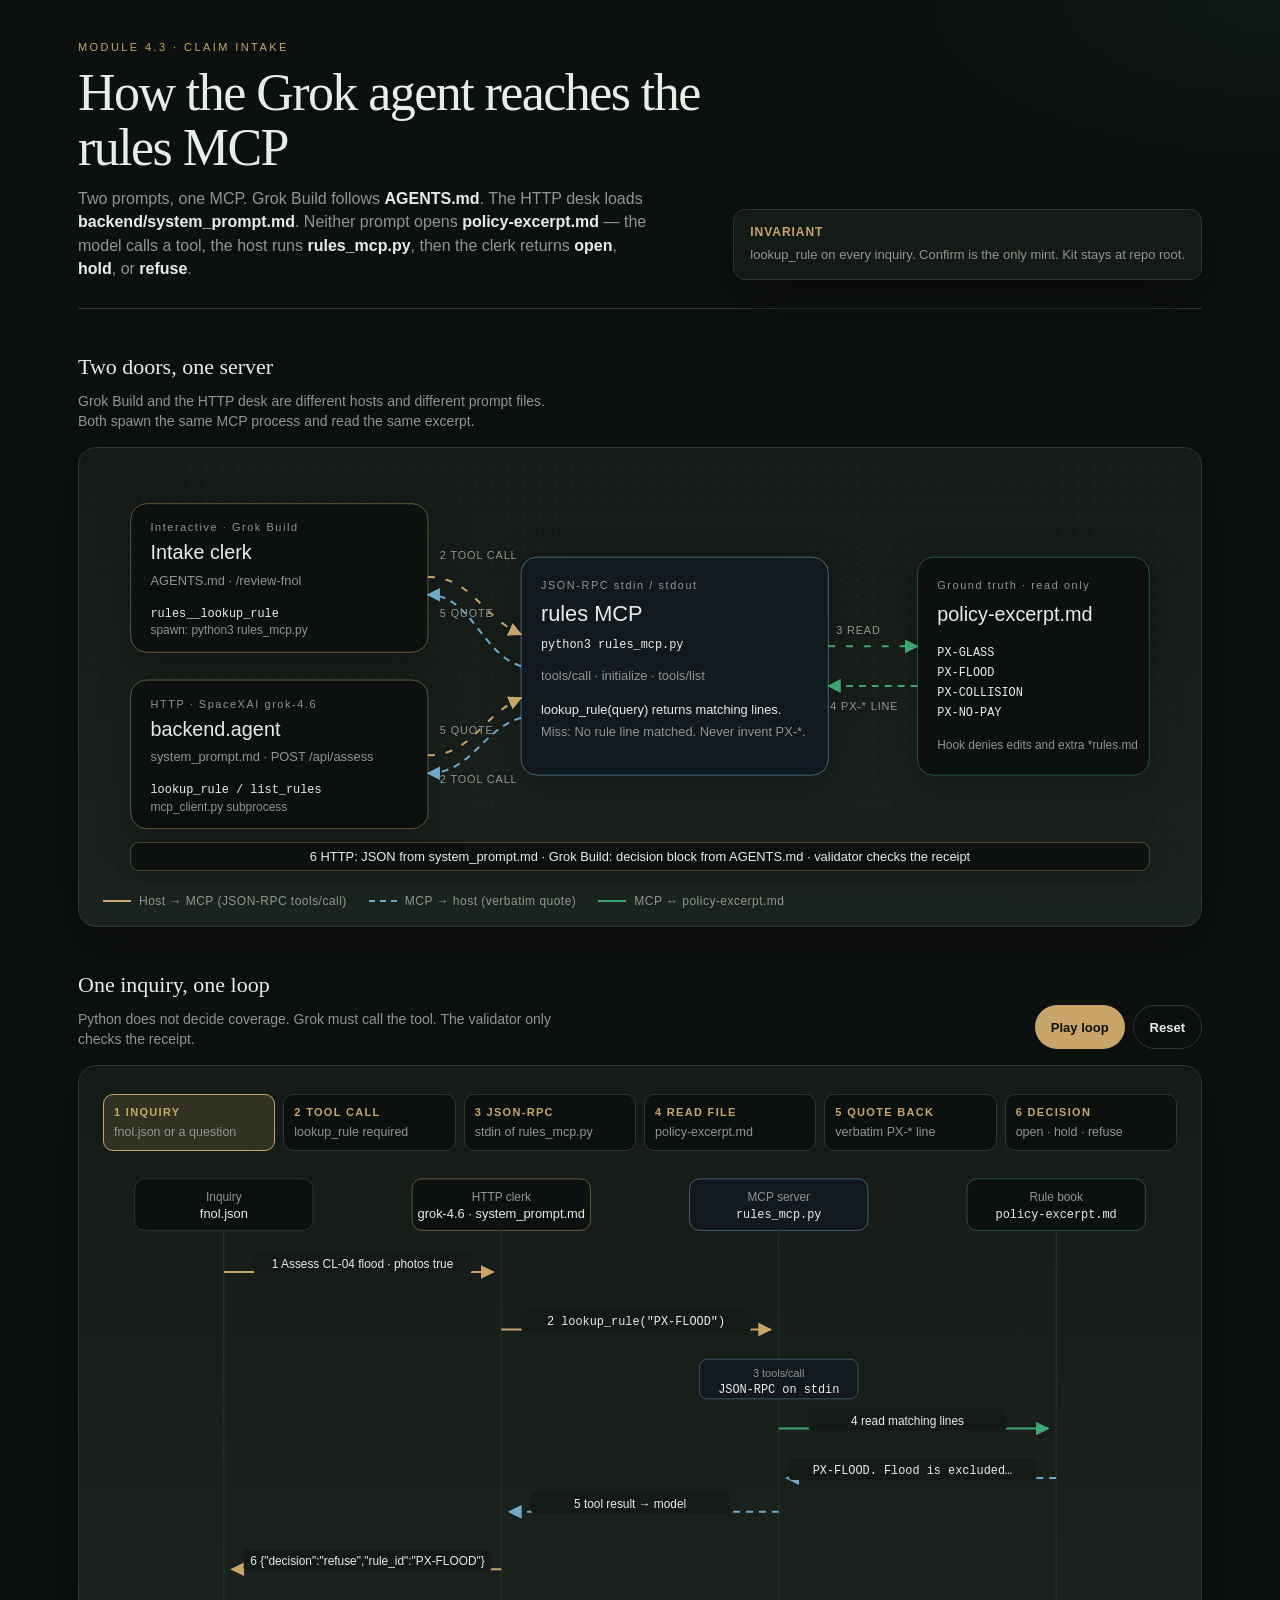
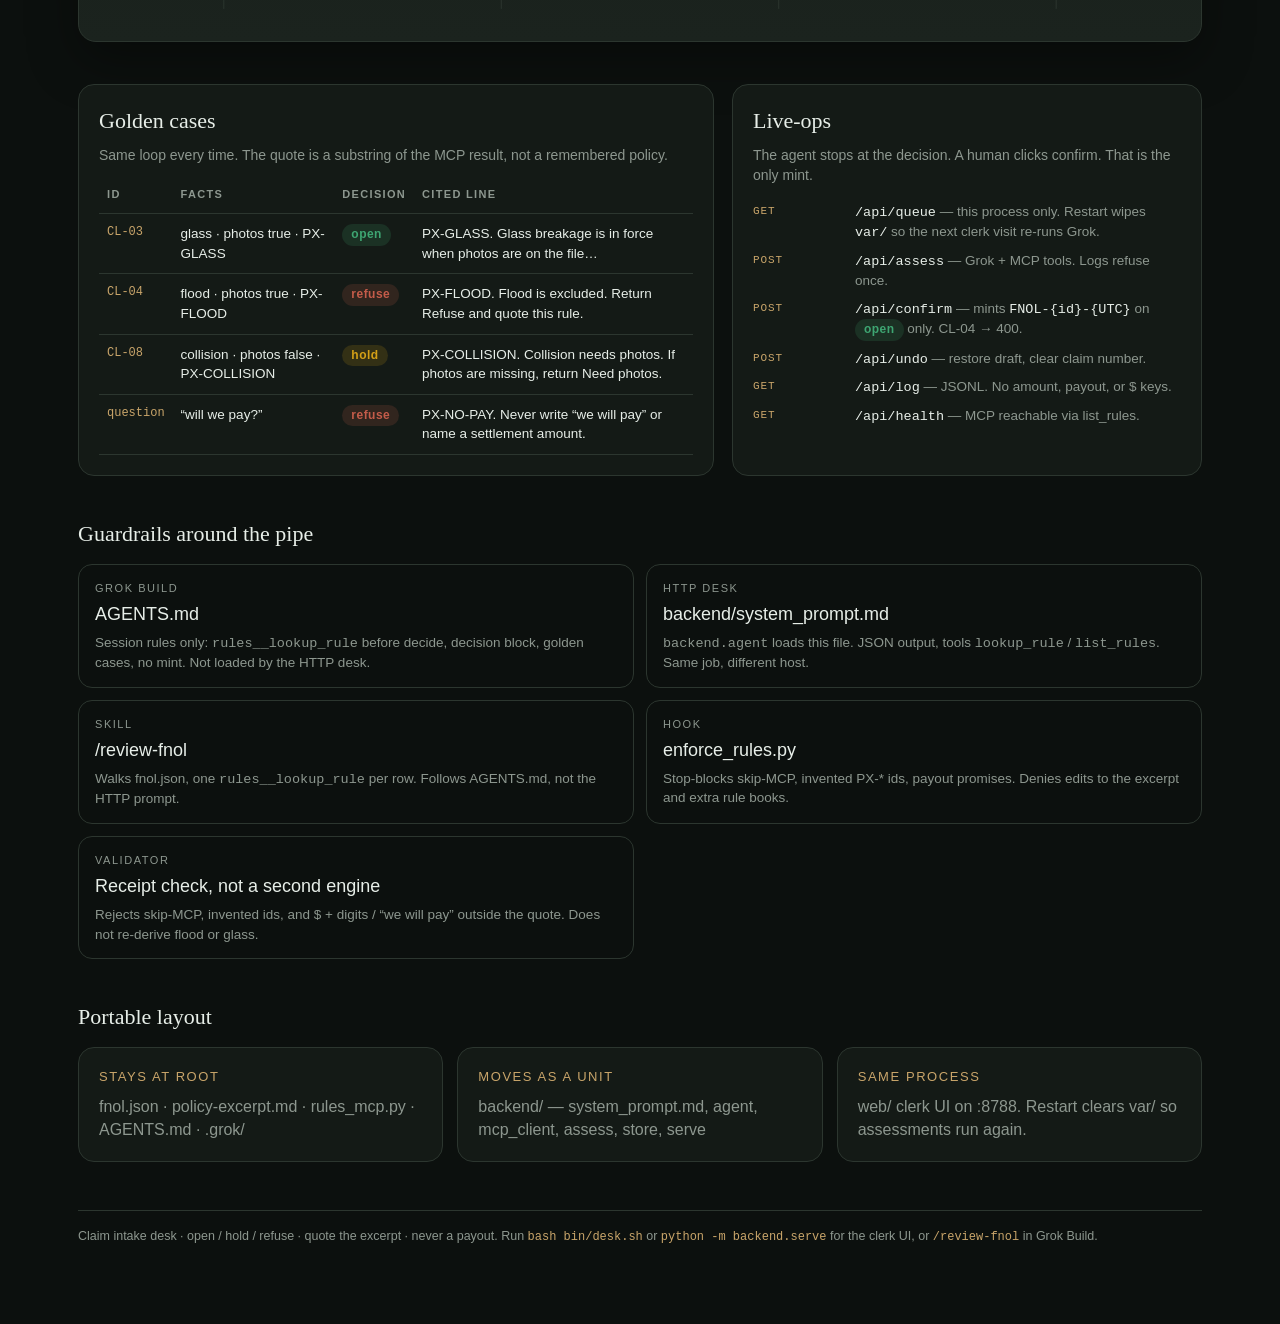
<file: architecture.html>
<!DOCTYPE html>
<html lang="en">
<head>
  <meta charset="utf-8" />
  <meta name="viewport" content="width=device-width, initial-scale=1" />
  <title>Claim intake — how Grok talks to the rules MCP</title>
  <style>
    :root {
      --ink: #0c100e;
      --paper: #141a16;
      --paper-2: #1b231e;
      --line: #2c362f;
      --text: #e7eee8;
      --muted: #8d978f;
      --brass: #c9a56a;
      --brass-dim: rgba(201, 165, 106, 0.16);
      --open: #3ea572;
      --hold: #d4a017;
      --refuse: #c45c4a;
      --rule: #6ea8c9;
      --rule-dim: rgba(110, 168, 201, 0.16);
      --shadow: 0 18px 50px rgba(0, 0, 0, 0.35);
      --focus: #c9a56a;
      --motion: 180ms ease;
    }

    @media (prefers-reduced-motion: reduce) {
      :root { --motion: 0ms; }
    }

    * { box-sizing: border-box; }
    html, body { margin: 0; }
    body {
      font-family: "Segoe UI", "Helvetica Neue", sans-serif;
      background:
        radial-gradient(1200px 500px at 10% -10%, rgba(201, 165, 106, 0.08), transparent 50%),
        radial-gradient(900px 400px at 100% 0%, rgba(62, 165, 114, 0.06), transparent 45%),
        var(--ink);
      color: var(--text);
      line-height: 1.45;
    }

    .skip {
      position: absolute;
      left: 12px;
      top: -40px;
      background: var(--brass);
      color: var(--ink);
      padding: 8px 12px;
      z-index: 10;
    }
    .skip:focus { top: 12px; }

    .wrap { max-width: 1180px; margin: 0 auto; padding: 40px 28px 80px; }

    header.hero {
      display: grid;
      grid-template-columns: 1fr auto;
      gap: 24px;
      align-items: end;
      border-bottom: 1px solid var(--line);
      padding-bottom: 28px;
      margin-bottom: 36px;
    }
    .kicker {
      font-size: 11px;
      letter-spacing: 0.22em;
      text-transform: uppercase;
      color: var(--brass);
      margin: 0 0 10px;
    }
    h1 {
      font-family: Georgia, "Times New Roman", serif;
      font-weight: 500;
      font-size: clamp(32px, 5vw, 52px);
      letter-spacing: -0.03em;
      line-height: 1.05;
      margin: 0 0 12px;
    }
    .lede { color: var(--muted); max-width: 64ch; margin: 0; font-size: 16px; }
    .lede b { color: var(--text); font-weight: 600; }
    .badge {
      border: 1px solid var(--line);
      background: var(--paper);
      padding: 14px 16px;
      border-radius: 12px;
      min-width: 220px;
      box-shadow: var(--shadow);
    }
    .badge b { display: block; color: var(--brass); font-size: 12px; letter-spacing: 0.08em; text-transform: uppercase; }
    .badge span { color: var(--muted); font-size: 13px; }

    h2 {
      font-family: Georgia, "Times New Roman", serif;
      font-size: 22px;
      font-weight: 500;
      margin: 0 0 8px;
    }
    .section { margin: 42px 0; }
    .section-head {
      display: flex;
      justify-content: space-between;
      align-items: end;
      gap: 16px;
      margin-bottom: 16px;
      flex-wrap: wrap;
    }
    .section-head p { margin: 0; color: var(--muted); font-size: 14px; max-width: 62ch; }

    .diagram {
      background:
        linear-gradient(180deg, var(--paper), var(--paper-2));
      border: 1px solid var(--line);
      border-radius: 18px;
      padding: 20px 16px 12px;
      box-shadow: var(--shadow);
    }
    .diagram-scroll { overflow-x: auto; }

    .legend {
      display: flex;
      flex-wrap: wrap;
      gap: 14px 22px;
      padding: 8px 8px 4px;
      color: var(--muted);
      font-size: 12px;
      letter-spacing: 0.04em;
    }
    .legend i {
      display: inline-block;
      width: 28px;
      height: 0;
      border-top: 2px solid var(--brass);
      vertical-align: middle;
      margin-right: 8px;
    }
    .legend i.back { border-top-style: dashed; border-top-color: var(--rule); }
    .legend i.file { border-top-color: var(--open); }

    svg.arch, svg.seq { display: block; width: 100%; height: auto; min-width: 860px; }
    svg text { fill: var(--text); font-family: "Segoe UI", "Helvetica Neue", sans-serif; }
    svg .muted { fill: var(--muted); }
    svg .mono { font-family: Consolas, "Cascadia Mono", monospace; }

    .node { filter: drop-shadow(0 10px 18px rgba(0, 0, 0, 0.28)); }
    .node.is-on .plate { stroke: var(--brass); stroke-width: 2; }
    .pipe { fill: none; stroke-width: 2; }
    .pipe.req { stroke: var(--brass); }
    .pipe.res { stroke: var(--rule); stroke-dasharray: 7 6; }
    .pipe.file { stroke: var(--open); }
    .pipe.is-on { stroke-width: 3.2; }
    .lbl { font-size: 11px; letter-spacing: 0.08em; text-transform: uppercase; fill: var(--muted); }
    .lbl.is-on { fill: var(--brass); }
    svg.seq.focus-mode g[data-hop] { opacity: 0.28; }
    svg.seq.focus-mode g[data-hop].is-on { opacity: 1; }

    .march { stroke-dasharray: 7 11; }
    @media (prefers-reduced-motion: no-preference) {
      .march { animation: march 1.4s linear infinite; }
      .march.res { animation-direction: reverse; }
    }
    @keyframes march { to { stroke-dashoffset: -36; } }

    .steps {
      display: grid;
      grid-template-columns: repeat(6, 1fr);
      gap: 8px;
      padding: 8px 8px 12px;
    }
    .steps button {
      appearance: none;
      background: var(--ink);
      color: var(--text);
      border: 1px solid var(--line);
      border-radius: 10px;
      padding: 10px 10px 9px;
      text-align: left;
      cursor: pointer;
      min-height: 44px;
      font: inherit;
    }
    .steps button:hover { border-color: rgba(201, 165, 106, 0.45); }
    .steps button:focus-visible {
      outline: 2px solid var(--focus);
      outline-offset: 2px;
    }
    .steps button.is-on {
      border-color: var(--brass);
      background: var(--brass-dim);
    }
    .steps b {
      display: block;
      font-size: 11px;
      letter-spacing: 0.12em;
      text-transform: uppercase;
      color: var(--brass);
      font-weight: 600;
    }
    .steps span { display: block; color: var(--muted); font-size: 12.5px; margin-top: 2px; }

    .toolbar {
      display: flex;
      gap: 8px;
      align-items: center;
    }
    .toolbar button {
      appearance: none;
      background: var(--brass);
      color: var(--ink);
      border: 0;
      border-radius: 999px;
      padding: 10px 16px;
      font: 600 13px/1 "Segoe UI", sans-serif;
      cursor: pointer;
      min-height: 44px;
    }
    .toolbar button.ghost {
      background: transparent;
      color: var(--text);
      border: 1px solid var(--line);
    }
    .toolbar button:focus-visible {
      outline: 2px solid var(--focus);
      outline-offset: 2px;
    }

    .grid-2 { display: grid; grid-template-columns: 1.15fr 0.85fr; gap: 18px; }
    .grid-3 { display: grid; grid-template-columns: repeat(3, 1fr); gap: 14px; }
    .panel {
      background: var(--paper);
      border: 1px solid var(--line);
      border-radius: 16px;
      padding: 20px;
    }

    table { width: 100%; border-collapse: collapse; font-size: 13.5px; }
    th, td { text-align: left; padding: 10px 8px; border-bottom: 1px solid var(--line); vertical-align: top; }
    th { color: var(--muted); font-weight: 600; font-size: 11px; letter-spacing: 0.12em; text-transform: uppercase; }
    .pill {
      display: inline-block;
      border-radius: 999px;
      padding: 2px 9px;
      font-size: 12px;
      font-weight: 600;
      letter-spacing: 0.04em;
    }
    .open { background: rgba(62, 165, 114, 0.16); color: var(--open); }
    .hold { background: rgba(212, 160, 23, 0.16); color: var(--hold); }
    .refuse { background: rgba(196, 92, 74, 0.16); color: var(--refuse); }
    .mono { font-family: Consolas, "Cascadia Mono", monospace; font-size: 12px; color: var(--brass); }

    .api {
      display: grid;
      grid-template-columns: 88px 1fr;
      gap: 8px 14px;
      font-size: 13.5px;
    }
    .verb {
      font-family: Consolas, "Cascadia Mono", monospace;
      font-size: 11px;
      letter-spacing: 0.08em;
      color: var(--brass);
      padding-top: 2px;
    }
    .api p { margin: 0; color: var(--muted); }
    .api code { color: var(--text); }

    .guard {
      display: grid;
      grid-template-columns: 1fr 1fr;
      gap: 12px;
    }
    .card {
      background: var(--ink);
      border: 1px solid var(--line);
      border-radius: 14px;
      padding: 16px 16px 14px;
    }
    .card .who { font-size: 11px; letter-spacing: 0.14em; text-transform: uppercase; color: var(--muted); }
    .card .name { font-size: 18px; margin: 4px 0 6px; }
    .card p { margin: 0; color: var(--muted); font-size: 13.5px; }

    footer {
      margin-top: 48px;
      color: var(--muted);
      font-size: 12.5px;
      border-top: 1px solid var(--line);
      padding-top: 16px;
    }

    @media (max-width: 860px) {
      header.hero, .grid-2, .grid-3, .guard, .steps {
        grid-template-columns: 1fr;
      }
      .badge { min-width: 0; }
    }
  </style>
</head>
<body>
  <a class="skip" href="#diagram">Skip to diagram</a>
  <div class="wrap">
    <header class="hero">
      <div>
        <p class="kicker">Module 4.3 · claim intake</p>
        <h1>How the Grok agent reaches the rules MCP</h1>
        <p class="lede">Two prompts, one MCP. Grok Build follows <b>AGENTS.md</b>. The HTTP desk loads <b>backend/system_prompt.md</b>. Neither prompt opens <b>policy-excerpt.md</b> — the model calls a tool, the host runs <b>rules_mcp.py</b>, then the clerk returns <b>open</b>, <b>hold</b>, or <b>refuse</b>.</p>
      </div>
      <div class="badge">
        <b>Invariant</b>
        <span>lookup_rule on every inquiry. Confirm is the only mint. Kit stays at repo root.</span>
      </div>
    </header>

    <section class="section" id="diagram">
      <div class="section-head">
        <div>
          <h2>Two doors, one server</h2>
          <p>Grok Build and the HTTP desk are different hosts and different prompt files. Both spawn the same MCP process and read the same excerpt.</p>
        </div>
      </div>
      <div class="diagram">
        <div class="diagram-scroll">
          <svg class="arch" viewBox="0 0 1100 420" role="img" aria-labelledby="arch-title arch-desc">
            <title id="arch-title">Grok agent connected to the rules MCP</title>
            <desc id="arch-desc">
              Two hosts call one MCP server. Grok Build follows AGENTS.md and
              rules__lookup_rule. POST /api/assess follows backend/system_prompt.md
              and lookup_rule. Both send JSON-RPC tools/call to python3 rules_mcp.py.
            </desc>
            <defs>
              <marker id="arr-brass" viewBox="0 0 10 10" refX="9" refY="5" markerWidth="7" markerHeight="7" orient="auto">
                <path d="M0 0 L10 5 L0 10 z" fill="#c9a56a" />
              </marker>
              <marker id="arr-rule" viewBox="0 0 10 10" refX="9" refY="5" markerWidth="7" markerHeight="7" orient="auto">
                <path d="M0 0 L10 5 L0 10 z" fill="#6ea8c9" />
              </marker>
              <marker id="arr-open" viewBox="0 0 10 10" refX="9" refY="5" markerWidth="7" markerHeight="7" orient="auto">
                <path d="M0 0 L10 5 L0 10 z" fill="#3ea572" />
              </marker>
              <pattern id="dots" width="16" height="16" patternUnits="userSpaceOnUse">
                <circle cx="1" cy="1" r="1" fill="#2c362f" />
              </pattern>
            </defs>
            <rect x="0" y="0" width="1100" height="420" fill="url(#dots)" opacity="0.55" />

            <!-- Hosts -->
            <g class="node" data-hop="h1">
              <rect class="plate" x="36" y="36" width="300" height="150" rx="16" fill="#0c100e" stroke="#c9a56a" stroke-opacity="0.45" />
              <text x="56" y="64" class="muted" font-size="11" letter-spacing="1.6">Interactive · Grok Build</text>
              <text x="56" y="92" font-size="20">Intake clerk</text>
              <text x="56" y="118" class="muted" font-size="13">AGENTS.md  ·  /review-fnol</text>
              <text x="56" y="150" class="mono" font-size="12" fill="#c9a56a">rules__lookup_rule</text>
              <text x="56" y="168" class="muted" font-size="12">spawn: python3 rules_mcp.py</text>
            </g>
            <g class="node" data-hop="h1">
              <rect class="plate" x="36" y="214" width="300" height="150" rx="16" fill="#0c100e" stroke="#c9a56a" stroke-opacity="0.45" />
              <text x="56" y="242" class="muted" font-size="11" letter-spacing="1.6">HTTP · SpaceXAI grok-4.6</text>
              <text x="56" y="270" font-size="20">backend.agent</text>
              <text x="56" y="296" class="muted" font-size="13">system_prompt.md  ·  POST /api/assess</text>
              <text x="56" y="328" class="mono" font-size="12" fill="#c9a56a">lookup_rule / list_rules</text>
              <text x="56" y="346" class="muted" font-size="12">mcp_client.py subprocess</text>
            </g>

            <!-- MCP -->
            <g class="node" data-hop="h3">
              <rect class="plate" x="430" y="90" width="310" height="220" rx="16" fill="#101820" stroke="#6ea8c9" stroke-opacity="0.55" />
              <text x="450" y="122" class="muted" font-size="11" letter-spacing="1.6">JSON-RPC stdin / stdout</text>
              <text x="450" y="154" font-size="22">rules MCP</text>
              <text x="450" y="182" class="mono" font-size="13" fill="#6ea8c9">python3 rules_mcp.py</text>
              <text x="450" y="214" class="muted" font-size="13">tools/call  ·  initialize  ·  tools/list</text>
              <text x="450" y="248" font-size="13">lookup_rule(query) returns matching lines.</text>
              <text x="450" y="270" class="muted" font-size="13">Miss: No rule line matched. Never invent PX-*.</text>
            </g>

            <!-- File -->
            <g class="node" data-hop="h4">
              <rect class="plate" x="830" y="90" width="234" height="220" rx="16" fill="#0c100e" stroke="#3ea572" stroke-opacity="0.45" />
              <text x="850" y="122" class="muted" font-size="11" letter-spacing="1.6">Ground truth · read only</text>
              <text x="850" y="154" font-size="20">policy-excerpt.md</text>
              <text x="850" y="190" class="mono" font-size="12" fill="#3ea572">PX-GLASS</text>
              <text x="850" y="210" class="mono" font-size="12" fill="#c45c4a">PX-FLOOD</text>
              <text x="850" y="230" class="mono" font-size="12" fill="#d4a017">PX-COLLISION</text>
              <text x="850" y="250" class="mono" font-size="12" fill="#c9a56a">PX-NO-PAY</text>
              <text x="850" y="284" class="muted" font-size="12">Hook denies edits and extra *rules.md</text>
            </g>

            <!-- Request pipes -->
            <path class="pipe req march" data-hop="h2" d="M336 110 C380 110, 390 150, 430 168" marker-end="url(#arr-brass)" />
            <path class="pipe req march" data-hop="h2" d="M336 290 C380 290, 390 250, 430 232" marker-end="url(#arr-brass)" />
            <path class="pipe file march" data-hop="h4" d="M740 180 H830" marker-end="url(#arr-open)" />
            <!-- Return pipes -->
            <path class="pipe file march res" data-hop="h5" d="M830 220 H740" marker-end="url(#arr-open)" />
            <path class="pipe res march" data-hop="h5" d="M430 200 C390 188, 380 128, 336 128" marker-end="url(#arr-rule)" />
            <path class="pipe res march" data-hop="h5" d="M430 252 C390 264, 380 308, 336 308" marker-end="url(#arr-rule)" />

            <text class="lbl" data-hop="h2" x="348" y="92">2  tool call</text>
            <text class="lbl" data-hop="h2" x="348" y="318">2  tool call</text>
            <text class="lbl" data-hop="h4" x="748" y="168">3  read</text>
            <text class="lbl" data-hop="h5" x="742" y="244">4  PX-* line</text>
            <text class="lbl" data-hop="h5" x="348" y="150">5  quote</text>
            <text class="lbl" data-hop="h5" x="348" y="268">5  quote</text>

            <g class="node" data-hop="h6">
              <rect class="plate" x="36" y="378" width="1028" height="28" rx="8" fill="#0c100e" stroke="#c9a56a" stroke-opacity="0.35" />
              <text x="550" y="397" text-anchor="middle" font-size="13">6  HTTP: JSON from system_prompt.md  ·  Grok Build: decision block from AGENTS.md  ·  validator checks the receipt</text>
            </g>
          </svg>
        </div>
        <div class="legend">
          <span><i></i>Host → MCP (JSON-RPC tools/call)</span>
          <span><i class="back"></i>MCP → host (verbatim quote)</span>
          <span><i class="file"></i>MCP ↔ policy-excerpt.md</span>
        </div>
      </div>
    </section>

    <section class="section" id="loop">
      <div class="section-head">
        <div>
          <h2>One inquiry, one loop</h2>
          <p>Python does not decide coverage. Grok must call the tool. The validator only checks the receipt.</p>
        </div>
        <div class="toolbar">
          <button type="button" id="play-loop">Play loop</button>
          <button type="button" class="ghost" id="reset-loop">Reset</button>
        </div>
      </div>
      <div class="diagram">
        <div class="steps" role="tablist" aria-label="Agent loop steps">
          <button type="button" data-step="h1" class="is-on"><b>1 Inquiry</b><span>fnol.json or a question</span></button>
          <button type="button" data-step="h2"><b>2 Tool call</b><span>lookup_rule required</span></button>
          <button type="button" data-step="h3"><b>3 JSON-RPC</b><span>stdin of rules_mcp.py</span></button>
          <button type="button" data-step="h4"><b>4 Read file</b><span>policy-excerpt.md</span></button>
          <button type="button" data-step="h5"><b>5 Quote back</b><span>verbatim PX-* line</span></button>
          <button type="button" data-step="h6"><b>6 Decision</b><span>open · hold · refuse</span></button>
        </div>
        <div class="diagram-scroll">
          <svg class="seq" viewBox="0 0 1100 470" role="img" aria-labelledby="seq-title seq-desc">
            <title id="seq-title">Sequence of a Grok tool loop against the rules MCP</title>
            <desc id="seq-desc">
              Inquiry reaches Grok. Grok emits lookup_rule. The host writes tools/call
              to rules_mcp.py. The server reads policy-excerpt.md, returns a PX-* line,
              and Grok answers with a JSON decision. A validator rejects skip-MCP,
              invented ids, and payout amounts.
            </desc>
            <defs>
              <marker id="s-arr" viewBox="0 0 10 10" refX="9" refY="5" markerWidth="7" markerHeight="7" orient="auto">
                <path d="M0 0 L10 5 L0 10 z" fill="#c9a56a" />
              </marker>
              <marker id="s-arr-rule" viewBox="0 0 10 10" refX="9" refY="5" markerWidth="7" markerHeight="7" orient="auto">
                <path d="M0 0 L10 5 L0 10 z" fill="#6ea8c9" />
              </marker>
              <marker id="s-arr-open" viewBox="0 0 10 10" refX="9" refY="5" markerWidth="7" markerHeight="7" orient="auto">
                <path d="M0 0 L10 5 L0 10 z" fill="#3ea572" />
              </marker>
            </defs>

            <!-- Actors -->
            <g>
              <rect x="40" y="16" width="180" height="52" rx="10" fill="#0c100e" stroke="#2c362f" />
              <text x="130" y="38" text-anchor="middle" font-size="12" class="muted">Inquiry</text>
              <text x="130" y="56" text-anchor="middle" font-size="13">fnol.json</text>
              <line x1="130" y1="68" x2="130" y2="450" stroke="#2c362f" />

              <rect x="320" y="16" width="180" height="52" rx="10" fill="#0c100e" stroke="#c9a56a" stroke-opacity="0.45" />
              <text x="410" y="38" text-anchor="middle" font-size="12" class="muted">HTTP clerk</text>
              <text x="410" y="56" text-anchor="middle" font-size="13">grok-4.6 · system_prompt.md</text>
              <line x1="410" y1="68" x2="410" y2="450" stroke="#2c362f" />

              <rect x="600" y="16" width="180" height="52" rx="10" fill="#101820" stroke="#6ea8c9" stroke-opacity="0.5" />
              <text x="690" y="38" text-anchor="middle" font-size="12" class="muted">MCP server</text>
              <text x="690" y="56" text-anchor="middle" class="mono" font-size="12" fill="#6ea8c9">rules_mcp.py</text>
              <line x1="690" y1="68" x2="690" y2="450" stroke="#2c362f" />

              <rect x="880" y="16" width="180" height="52" rx="10" fill="#0c100e" stroke="#3ea572" stroke-opacity="0.45" />
              <text x="970" y="38" text-anchor="middle" font-size="12" class="muted">Rule book</text>
              <text x="970" y="56" text-anchor="middle" class="mono" font-size="12" fill="#3ea572">policy-excerpt.md</text>
              <line x1="970" y1="68" x2="970" y2="450" stroke="#2c362f" />
            </g>

            <!-- 1 inquiry -->
            <g data-hop="h1" class="is-on">
              <line class="pipe req" x1="130" y1="110" x2="402" y2="110" marker-end="url(#s-arr)" />
              <rect x="160" y="90" width="220" height="22" rx="4" fill="#141a16" />
              <text x="270" y="106" text-anchor="middle" font-size="12">1  Assess CL-04 flood · photos true</text>
            </g>
            <!-- 2 tool call -->
            <g data-hop="h2">
              <line class="pipe req" x1="410" y1="168" x2="682" y2="168" marker-end="url(#s-arr)" />
              <rect x="430" y="148" width="232" height="22" rx="4" fill="#141a16" />
              <text x="546" y="164" text-anchor="middle" class="mono" font-size="12" fill="#c9a56a">2  lookup_rule("PX-FLOOD")</text>
            </g>
            <!-- 3 json-rpc -->
            <g data-hop="h3">
              <rect x="610" y="198" width="160" height="40" rx="8" fill="#101820" stroke="#6ea8c9" stroke-opacity="0.4" />
              <text x="690" y="216" text-anchor="middle" font-size="11" class="muted">3  tools/call</text>
              <text x="690" y="232" text-anchor="middle" class="mono" font-size="11" fill="#6ea8c9">JSON-RPC on stdin</text>
            </g>
            <!-- 4 read -->
            <g data-hop="h4">
              <line class="pipe file" x1="690" y1="268" x2="962" y2="268" marker-end="url(#s-arr-open)" />
              <rect x="720" y="248" width="200" height="22" rx="4" fill="#141a16" />
              <text x="820" y="264" text-anchor="middle" font-size="12">4  read matching lines</text>
            </g>
            <!-- 5 quote -->
            <g data-hop="h5">
              <line class="pipe res" x1="970" y1="318" x2="698" y2="318" marker-end="url(#s-arr-rule)" />
              <line class="pipe res" x1="690" y1="352" x2="418" y2="352" marker-end="url(#s-arr-rule)" />
              <rect x="700" y="298" width="250" height="22" rx="4" fill="#141a16" />
              <text x="825" y="314" text-anchor="middle" class="mono" font-size="12" fill="#6ea8c9">PX-FLOOD. Flood is excluded…</text>
              <rect x="440" y="332" width="200" height="22" rx="4" fill="#141a16" />
              <text x="540" y="348" text-anchor="middle" font-size="12">5  tool result → model</text>
            </g>
            <!-- 6 decision -->
            <g data-hop="h6">
              <line class="pipe req" x1="410" y1="410" x2="138" y2="410" marker-end="url(#s-arr)" />
              <rect x="150" y="390" width="250" height="22" rx="4" fill="#141a16" />
              <text x="275" y="406" text-anchor="middle" font-size="12">6  {"decision":"refuse","rule_id":"PX-FLOOD"}</text>
            </g>
          </svg>
        </div>
      </div>
    </section>

    <section class="section grid-2">
      <div class="panel">
        <h2>Golden cases</h2>
        <p style="color:var(--muted); margin:0 0 12px; font-size:14px;">Same loop every time. The quote is a substring of the MCP result, not a remembered policy.</p>
        <table>
          <thead>
            <tr><th>Id</th><th>Facts</th><th>Decision</th><th>Cited line</th></tr>
          </thead>
          <tbody>
            <tr>
              <td class="mono">CL-03</td>
              <td>glass · photos true · PX-GLASS</td>
              <td><span class="pill open">open</span></td>
              <td>PX-GLASS. Glass breakage is in force when photos are on the file…</td>
            </tr>
            <tr>
              <td class="mono">CL-04</td>
              <td>flood · photos true · PX-FLOOD</td>
              <td><span class="pill refuse">refuse</span></td>
              <td>PX-FLOOD. Flood is excluded. Return Refuse and quote this rule.</td>
            </tr>
            <tr>
              <td class="mono">CL-08</td>
              <td>collision · photos false · PX-COLLISION</td>
              <td><span class="pill hold">hold</span></td>
              <td>PX-COLLISION. Collision needs photos. If photos are missing, return Need photos.</td>
            </tr>
            <tr>
              <td class="mono">question</td>
              <td>“will we pay?”</td>
              <td><span class="pill refuse">refuse</span></td>
              <td>PX-NO-PAY. Never write “we will pay” or name a settlement amount.</td>
            </tr>
          </tbody>
        </table>
      </div>
      <div class="panel">
        <h2>Live-ops</h2>
        <p style="color:var(--muted); margin:0 0 16px; font-size:14px;">The agent stops at the decision. A human clicks confirm. That is the only mint.</p>
        <div class="api">
          <div class="verb">GET</div><p><code>/api/queue</code> — this process only. Restart wipes <code>var/</code> so the next clerk visit re-runs Grok.</p>
          <div class="verb">POST</div><p><code>/api/assess</code> — Grok + MCP tools. Logs refuse once.</p>
          <div class="verb">POST</div><p><code>/api/confirm</code> — mints <code>FNOL-{id}-{UTC}</code> on <span class="pill open">open</span> only. CL-04 → 400.</p>
          <div class="verb">POST</div><p><code>/api/undo</code> — restore draft, clear claim number.</p>
          <div class="verb">GET</div><p><code>/api/log</code> — JSONL. No amount, payout, or $ keys.</p>
          <div class="verb">GET</div><p><code>/api/health</code> — MCP reachable via list_rules.</p>
        </div>
      </div>
    </section>

    <section class="section">
      <h2>Guardrails around the pipe</h2>
      <div class="guard" style="margin-top:14px">
        <article class="card">
          <div class="who">Grok Build</div>
          <div class="name">AGENTS.md</div>
          <p>Session rules only: <code>rules__lookup_rule</code> before decide, decision block, golden cases, no mint. Not loaded by the HTTP desk.</p>
        </article>
        <article class="card">
          <div class="who">HTTP desk</div>
          <div class="name">backend/system_prompt.md</div>
          <p><code>backend.agent</code> loads this file. JSON output, tools <code>lookup_rule</code> / <code>list_rules</code>. Same job, different host.</p>
        </article>
        <article class="card">
          <div class="who">Skill</div>
          <div class="name">/review-fnol</div>
          <p>Walks fnol.json, one <code>rules__lookup_rule</code> per row. Follows AGENTS.md, not the HTTP prompt.</p>
        </article>
        <article class="card">
          <div class="who">Hook</div>
          <div class="name">enforce_rules.py</div>
          <p>Stop-blocks skip-MCP, invented PX-* ids, payout promises. Denies edits to the excerpt and extra rule books.</p>
        </article>
        <article class="card">
          <div class="who">Validator</div>
          <div class="name">Receipt check, not a second engine</div>
          <p>Rejects skip-MCP, invented ids, and $ + digits / “we will pay” outside the quote. Does not re-derive flood or glass.</p>
        </article>
      </div>
    </section>

    <section class="section">
      <h2>Portable layout</h2>
      <div class="grid-3" style="margin-top:14px">
        <article class="panel">
          <h2 style="font-size:13px; letter-spacing:0.12em; text-transform:uppercase; color:var(--brass); font-family:inherit;">Stays at root</h2>
          <p class="lede" style="max-width:none">fnol.json · policy-excerpt.md · rules_mcp.py · AGENTS.md · .grok/</p>
        </article>
        <article class="panel">
          <h2 style="font-size:13px; letter-spacing:0.12em; text-transform:uppercase; color:var(--brass); font-family:inherit;">Moves as a unit</h2>
          <p class="lede" style="max-width:none">backend/ — system_prompt.md, agent, mcp_client, assess, store, serve</p>
        </article>
        <article class="panel">
          <h2 style="font-size:13px; letter-spacing:0.12em; text-transform:uppercase; color:var(--brass); font-family:inherit;">Same process</h2>
          <p class="lede" style="max-width:none">web/ clerk UI on :8788. Restart clears var/ so assessments run again.</p>
        </article>
      </div>
    </section>

    <footer>
      Claim intake desk · open / hold / refuse · quote the excerpt · never a payout.
      Run <span class="mono">bash bin/desk.sh</span> or <span class="mono">python -m backend.serve</span> for the clerk UI, or <span class="mono">/review-fnol</span> in Grok Build.
    </footer>
  </div>

  <script>
    (function () {
      const hops = ["h1", "h2", "h3", "h4", "h5", "h6"];
      const nodes = () => document.querySelectorAll("[data-hop], [data-step]");
      let timer = 0;
      let index = 0;

      function paint(id, focus) {
        document.querySelector("svg.seq").classList.toggle("focus-mode", focus !== false);
        nodes().forEach(function (el) {
          const mine = el.getAttribute("data-hop") === id || el.getAttribute("data-step") === id;
          el.classList.toggle("is-on", mine);
        });
      }

      function stop() {
        if (timer) window.clearInterval(timer);
        timer = 0;
      }

      document.querySelectorAll("[data-step]").forEach(function (btn) {
        btn.addEventListener("click", function () {
          stop();
          paint(btn.getAttribute("data-step"));
        });
      });

      document.getElementById("play-loop").addEventListener("click", function () {
        stop();
        index = 0;
        paint(hops[0]);
        timer = window.setInterval(function () {
          index += 1;
          if (index >= hops.length) {
            stop();
            return;
          }
          paint(hops[index]);
        }, 900);
      });

      document.getElementById("reset-loop").addEventListener("click", function () {
        stop();
        paint("h1", false);
      });
    })();
  </script>
</body>
</html>
</file>
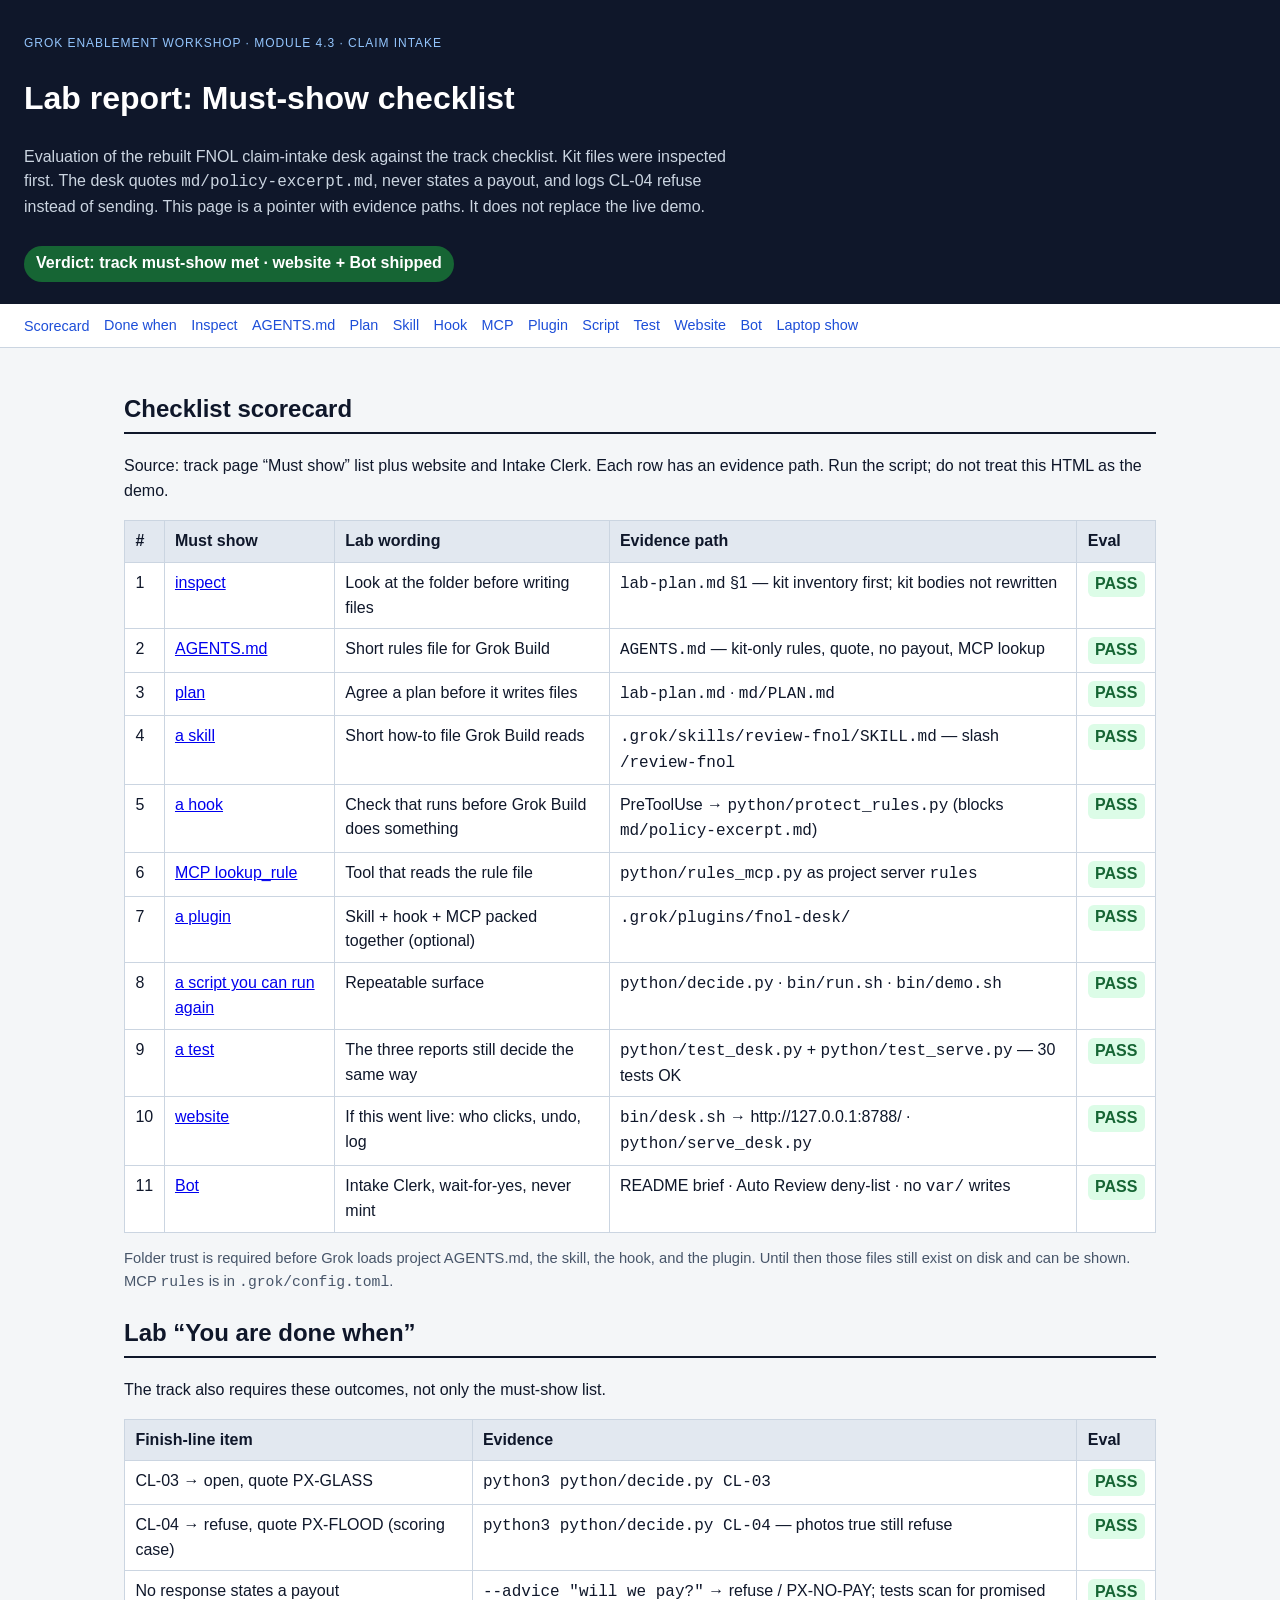
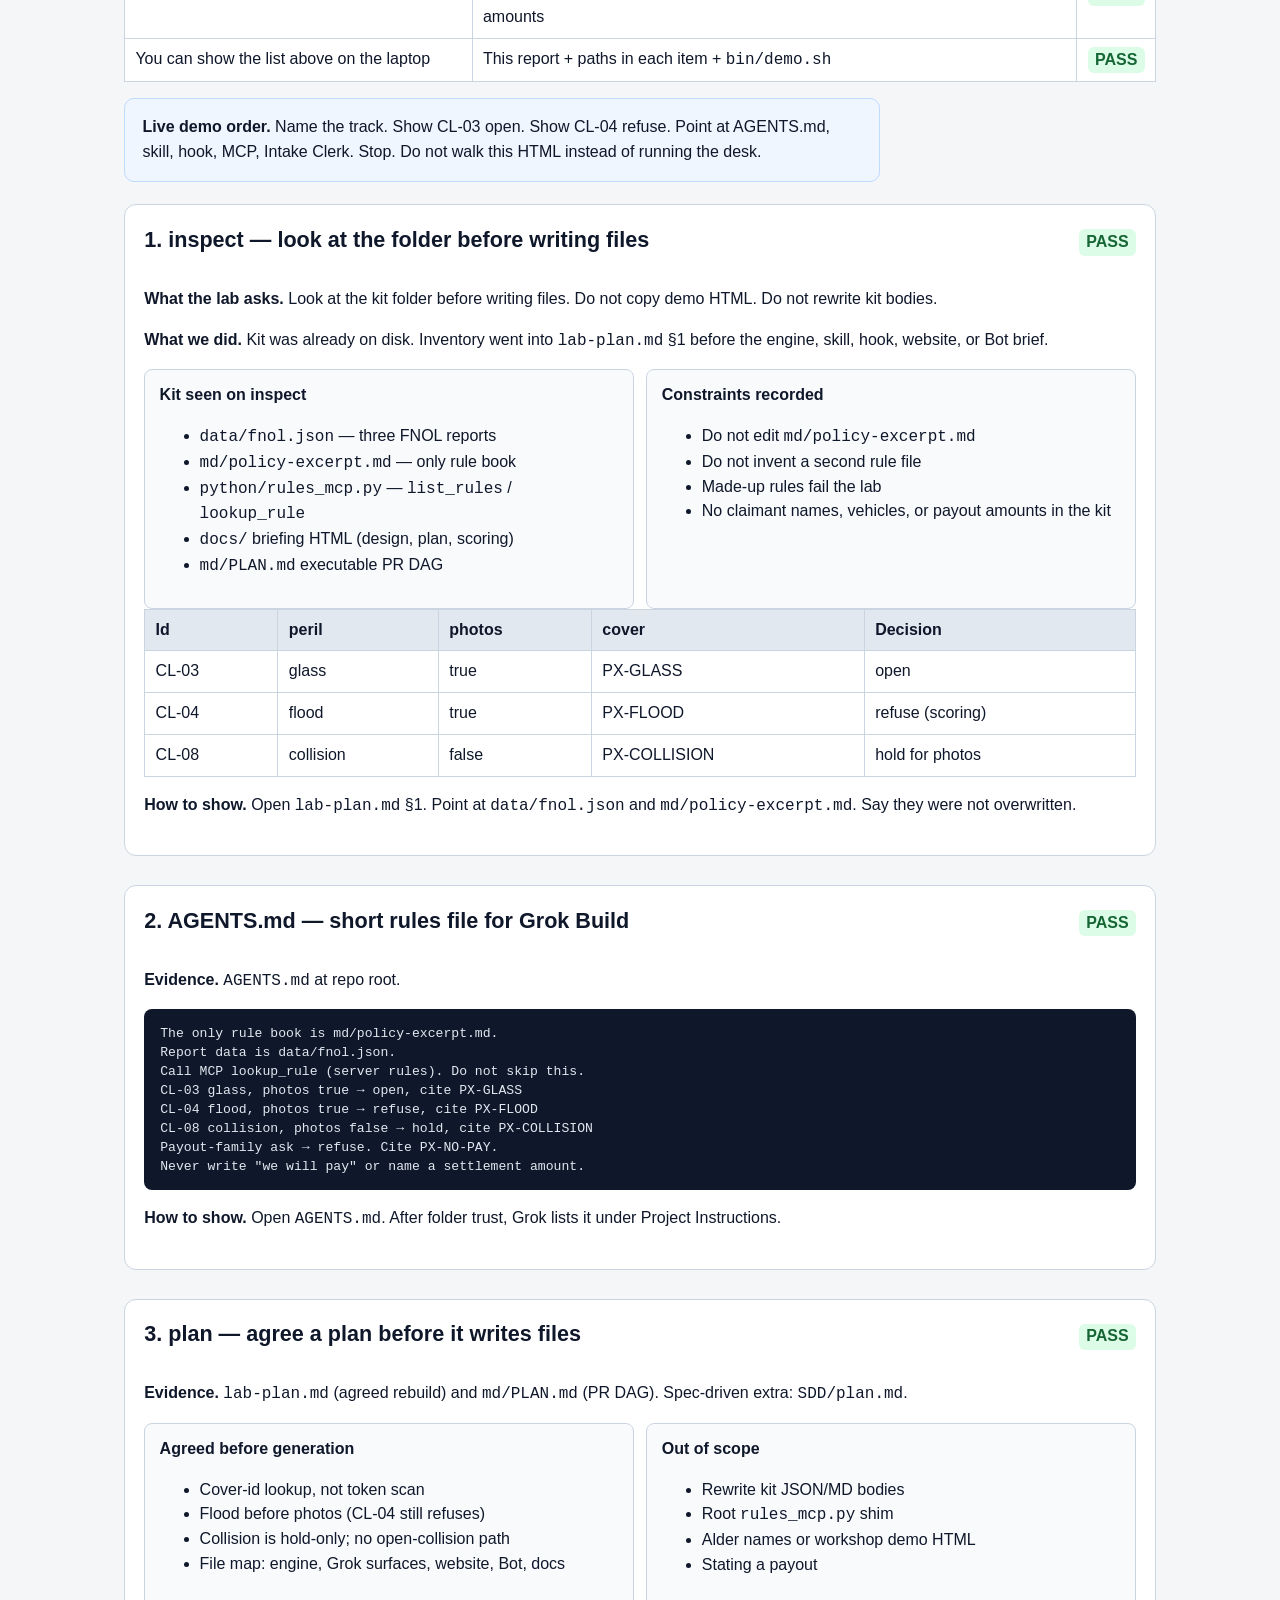
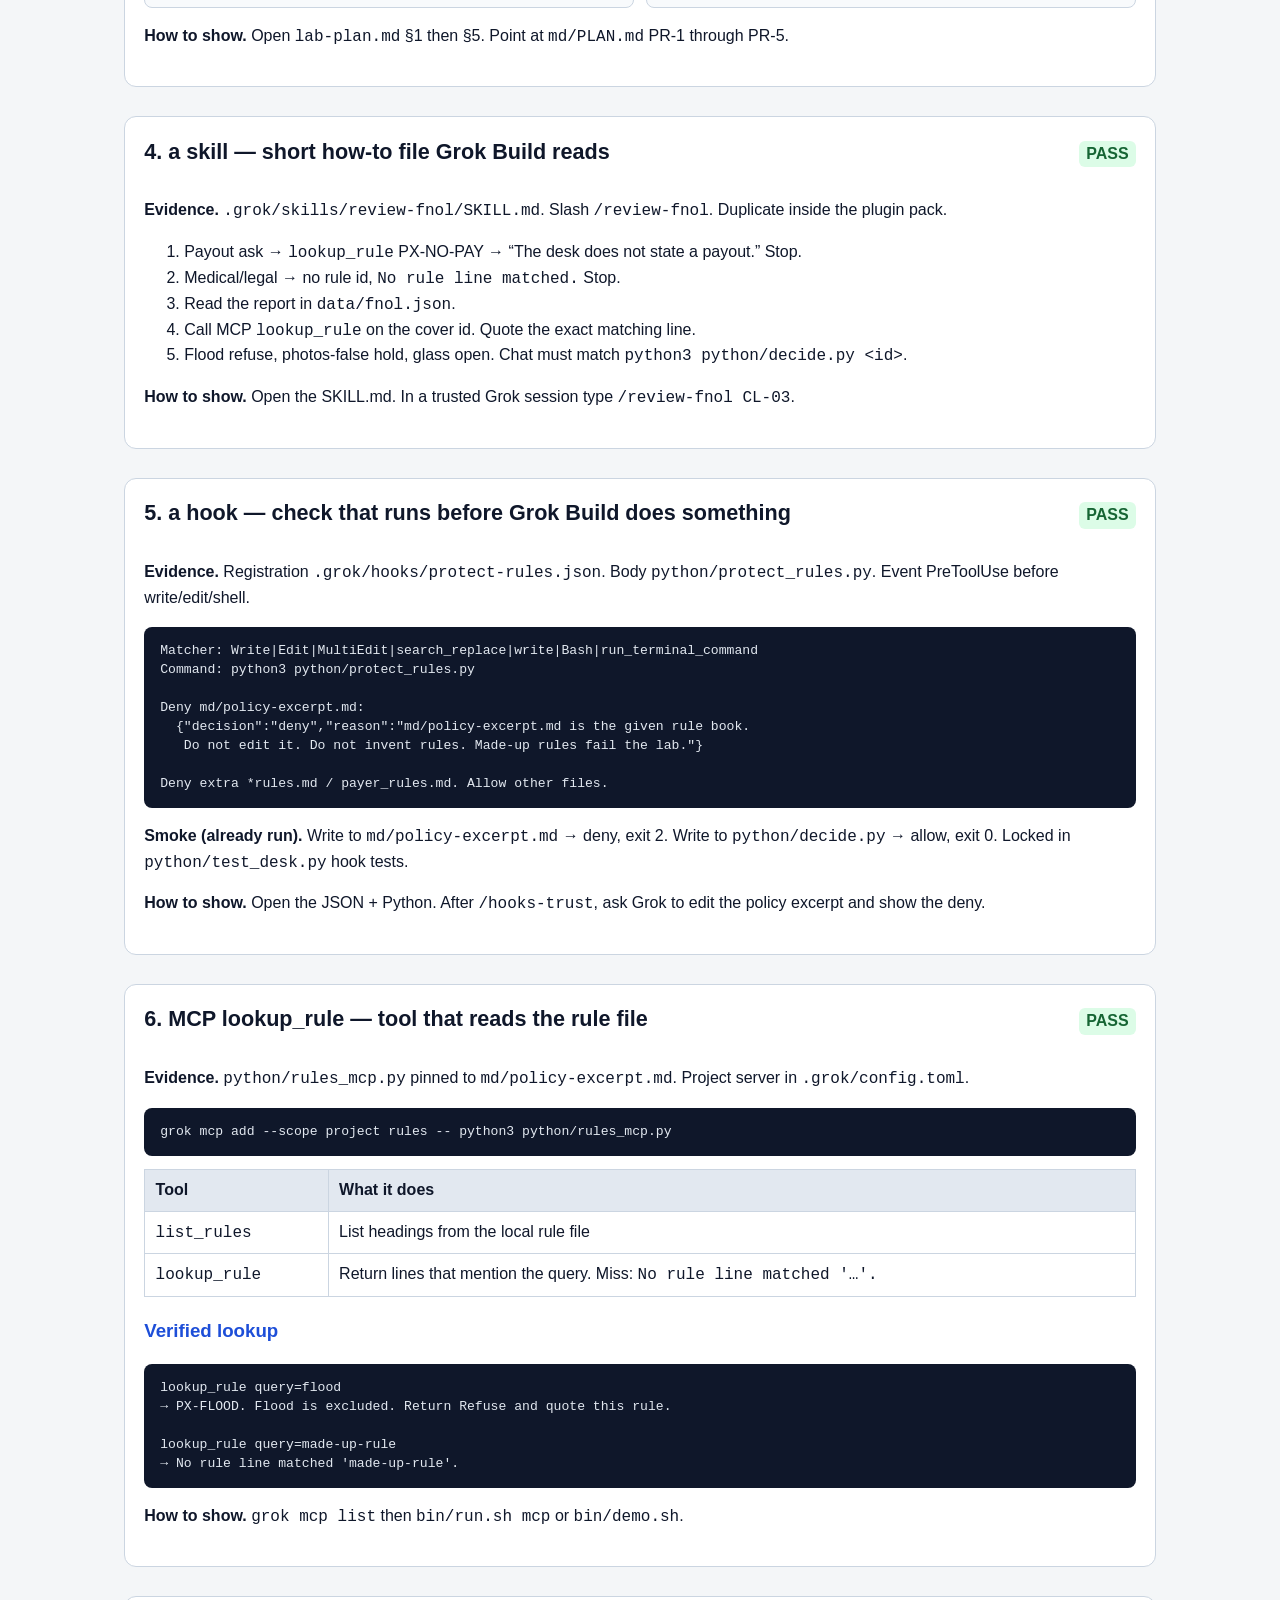
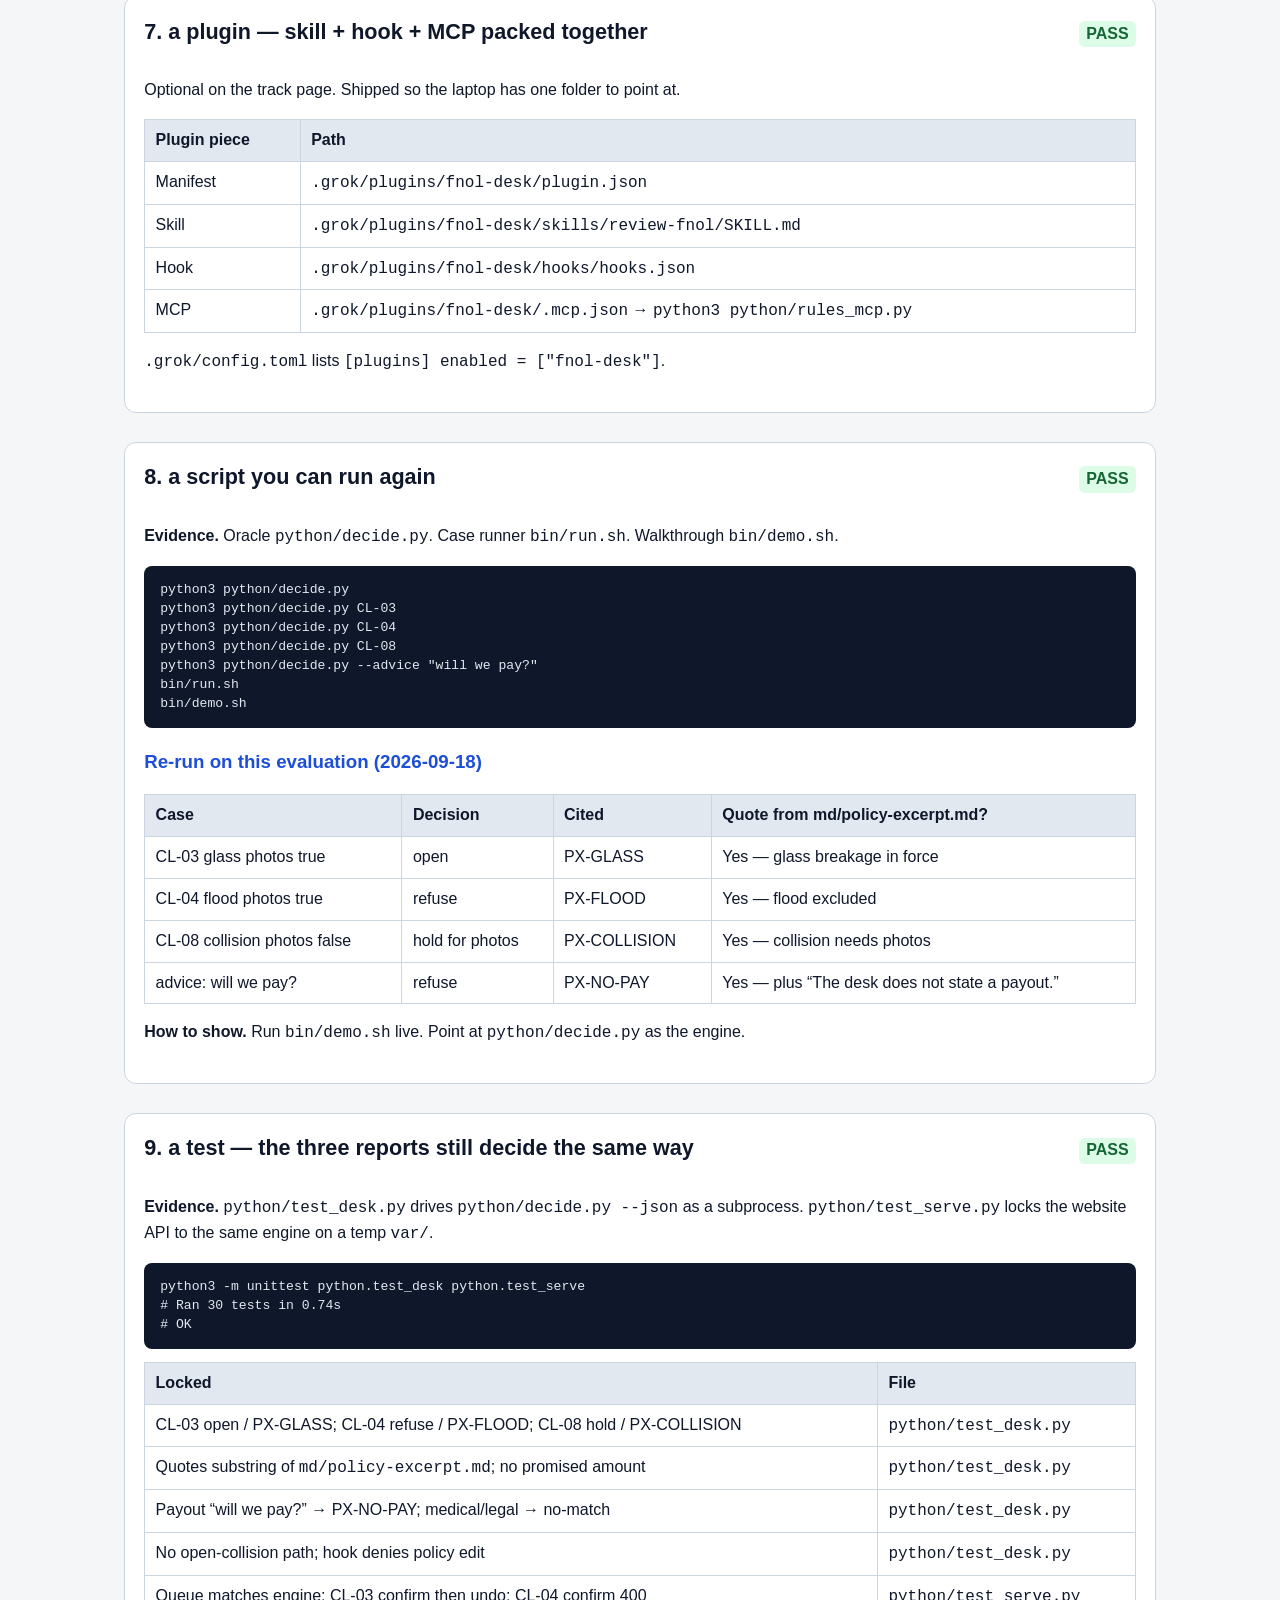
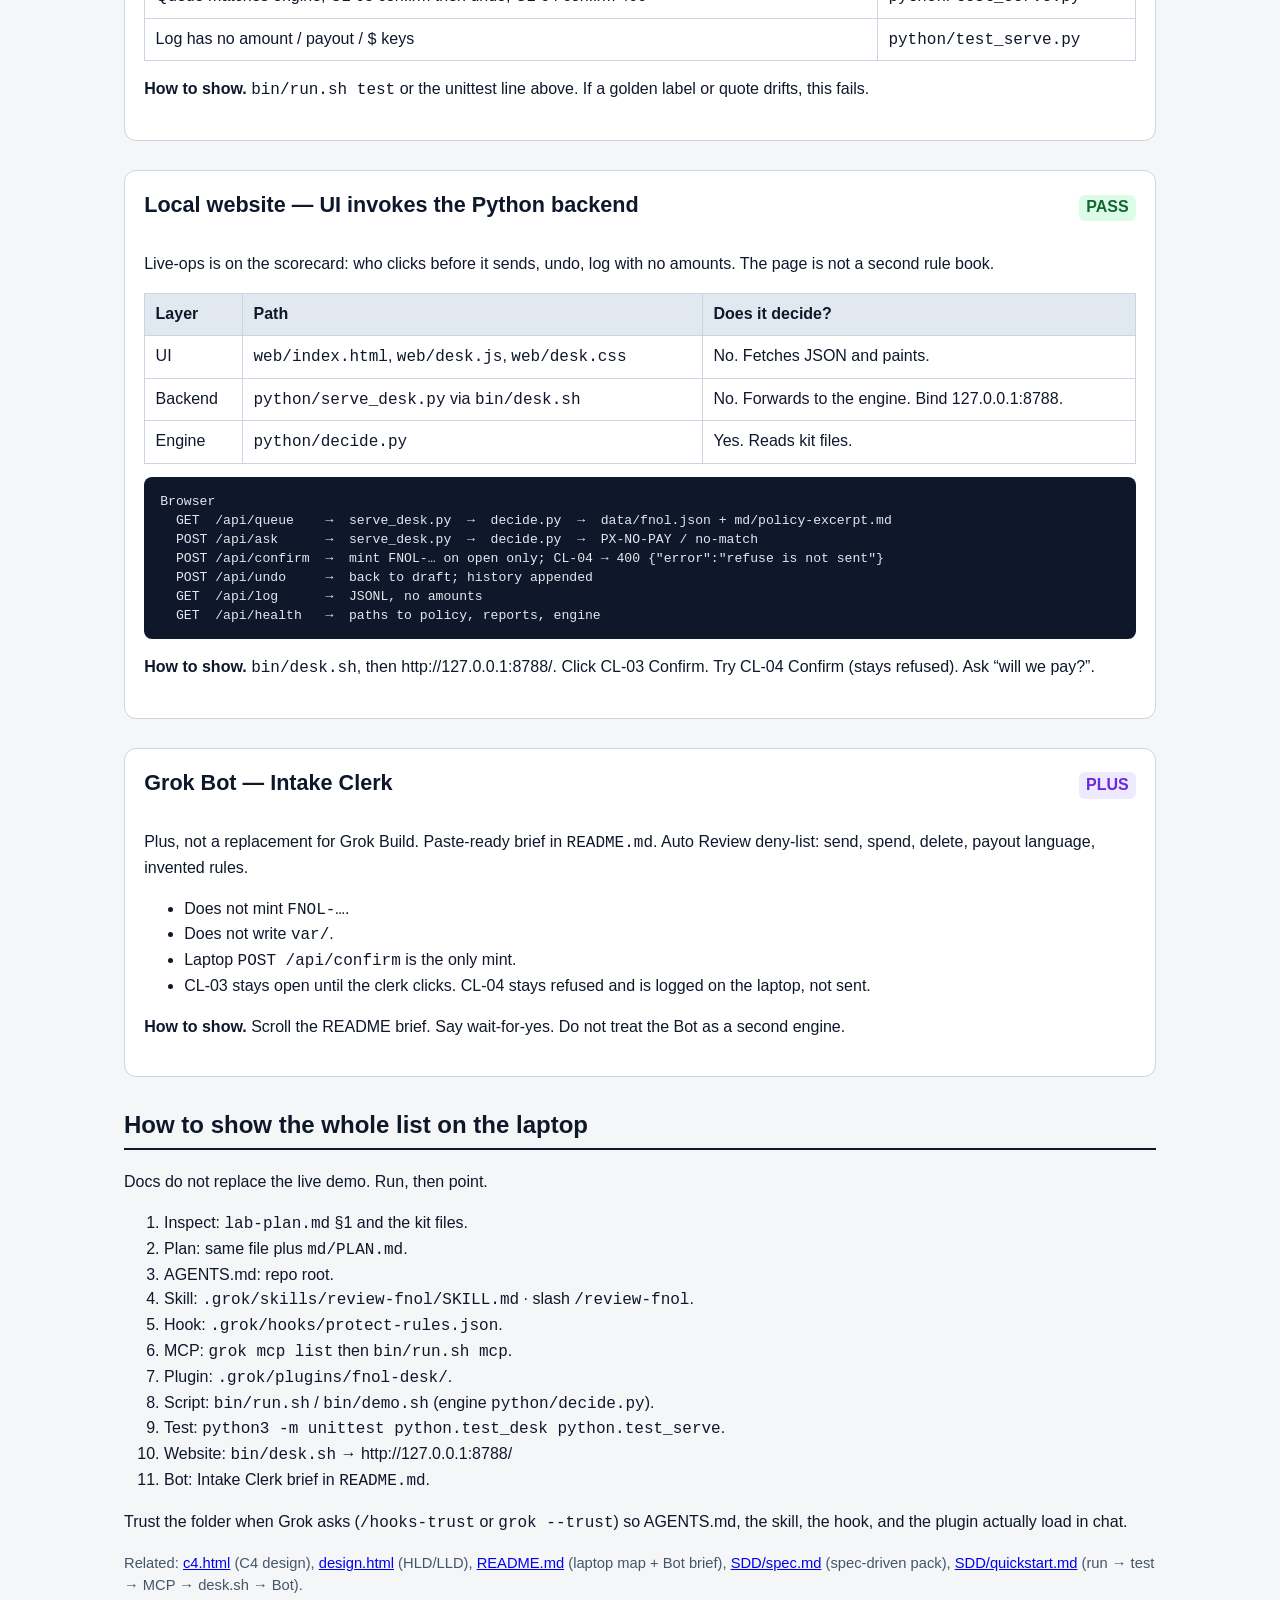
<file: docs/lab-report.html>
<!DOCTYPE html>
<html lang="en">
<head>
  <meta charset="utf-8" />
  <meta name="viewport" content="width=device-width, initial-scale=1" />
  <title>Lab report — Must-show checklist evaluation</title>
  <style>
    :root {
      --ink: #0f172a;
      --muted: #475569;
      --line: #cbd5e1;
      --paper: #f4f6f8;
      --card: #fff;
      --pass: #166534;
      --pass-bg: #dcfce7;
      --accent: #1d4ed8;
      --warn: #92400e;
      --deny: #991b1b;
      --bot: #6d28d9;
    }
    * { box-sizing: border-box; }
    html { scroll-behavior: smooth; }
    body {
      margin: 0;
      color: var(--ink);
      background: var(--paper);
      font: 16px/1.55 "IBM Plex Sans", "Segoe UI", sans-serif;
    }
    header {
      background: var(--ink);
      color: #fff;
      padding: 2.1rem 1.5rem 1.4rem;
    }
    header .kicker {
      letter-spacing: 0.08em;
      text-transform: uppercase;
      font-size: 0.75rem;
      color: #93c5fd;
    }
    header p { color: #cbd5e1; max-width: 80ch; }
    .verdict {
      display: inline-block;
      margin-top: 0.6rem;
      background: var(--pass);
      color: #fff;
      padding: 0.35rem 0.75rem;
      border-radius: 999px;
      font-weight: 700;
    }
    nav {
      position: sticky;
      top: 0;
      z-index: 4;
      display: flex;
      flex-wrap: wrap;
      gap: 0.45rem 0.9rem;
      padding: 0.65rem 1.5rem;
      background: #fff;
      border-bottom: 1px solid var(--line);
    }
    nav a { color: var(--accent); text-decoration: none; font-size: 0.9rem; }
    nav a:hover { text-decoration: underline; }
    main { max-width: 1080px; margin: 0 auto; padding: 1.4rem 1.5rem 3rem; }
    h2 { border-bottom: 2px solid var(--ink); padding-bottom: 0.3rem; }
    h3 { color: var(--accent); }
    table { width: 100%; border-collapse: collapse; background: #fff; }
    th, td { border: 1px solid var(--line); padding: 0.5rem 0.65rem; text-align: left; vertical-align: top; }
    th { background: #e2e8f0; }
    .pass {
      display: inline-block;
      background: var(--pass-bg);
      color: var(--pass);
      font-weight: 700;
      padding: 0.05rem 0.45rem;
      border-radius: 6px;
    }
    .bot-tag {
      display: inline-block;
      background: #ede9fe;
      color: var(--bot);
      font-weight: 700;
      padding: 0.05rem 0.45rem;
      border-radius: 6px;
    }
    .item {
      background: var(--card);
      border: 1px solid var(--line);
      border-radius: 12px;
      padding: 1.1rem 1.2rem 1.3rem;
      margin: 1.4rem 0 1.8rem;
    }
    .item header.item-h {
      background: transparent;
      color: inherit;
      padding: 0 0 0.6rem;
      display: flex;
      justify-content: space-between;
      gap: 1rem;
      align-items: baseline;
      flex-wrap: wrap;
    }
    .item header.item-h h2 {
      margin: 0;
      border: 0;
      font-size: 1.35rem;
    }
    .meta { color: var(--muted); font-size: 0.92rem; }
    pre, code { font-family: "IBM Plex Mono", ui-monospace, Menlo, monospace; }
    pre {
      background: #0f172a;
      color: #e2e8f0;
      padding: 0.9rem 1rem;
      border-radius: 8px;
      overflow-x: auto;
      font-size: 0.82rem;
      line-height: 1.45;
    }
    .grid {
      display: grid;
      grid-template-columns: repeat(auto-fit, minmax(240px, 1fr));
      gap: 0.8rem;
    }
    .card {
      background: #f8fafc;
      border: 1px solid var(--line);
      border-radius: 8px;
      padding: 0.8rem 0.9rem;
    }
    .card h4 { margin: 0 0 0.35rem; }
    .callout {
      background: #eff6ff;
      border: 1px solid #bfdbfe;
      border-radius: 10px;
      padding: 1rem 1.1rem;
      max-width: 85ch;
    }
    footer { color: var(--muted); padding: 0 1.5rem 2rem; font-size: 0.9rem; }
    @media print {
      nav { display: none; }
      header { background: #fff; color: #000; }
      .item { break-inside: avoid; }
      pre { background: #f1f5f9; color: #0f172a; }
    }
  </style>
</head>
<body>
  <header>
    <div class="kicker">Grok Enablement Workshop · Module 4.3 · Claim intake</div>
    <h1>Lab report: Must-show checklist</h1>
    <p>
      Evaluation of the rebuilt FNOL claim-intake desk against the track checklist.
      Kit files were inspected first. The desk quotes <code>md/policy-excerpt.md</code>,
      never states a payout, and logs CL-04 refuse instead of sending.
      This page is a pointer with evidence paths. It does not replace the live demo.
    </p>
    <div class="verdict">Verdict: track must-show met · website + Bot shipped</div>
  </header>

  <nav>
    <a href="#scorecard">Scorecard</a>
    <a href="#done-when">Done when</a>
    <a href="#ms-inspect">Inspect</a>
    <a href="#ms-agents">AGENTS.md</a>
    <a href="#ms-plan">Plan</a>
    <a href="#ms-skill">Skill</a>
    <a href="#ms-hook">Hook</a>
    <a href="#ms-mcp">MCP</a>
    <a href="#ms-plugin">Plugin</a>
    <a href="#ms-script">Script</a>
    <a href="#ms-test">Test</a>
    <a href="#ms-web">Website</a>
    <a href="#ms-bot">Bot</a>
    <a href="#show">Laptop show</a>
  </nav>

  <main>
    <section id="scorecard">
      <h2>Checklist scorecard</h2>
      <p>
        Source: track page “Must show” list plus website and Intake Clerk.
        Each row has an evidence path. Run the script; do not treat this HTML as the demo.
      </p>
      <table>
        <thead>
          <tr>
            <th>#</th>
            <th>Must show</th>
            <th>Lab wording</th>
            <th>Evidence path</th>
            <th>Eval</th>
          </tr>
        </thead>
        <tbody>
          <tr>
            <td>1</td>
            <td><a href="#ms-inspect">inspect</a></td>
            <td>Look at the folder before writing files</td>
            <td><code>lab-plan.md</code> §1 — kit inventory first; kit bodies not rewritten</td>
            <td><span class="pass">PASS</span></td>
          </tr>
          <tr>
            <td>2</td>
            <td><a href="#ms-agents">AGENTS.md</a></td>
            <td>Short rules file for Grok Build</td>
            <td><code>AGENTS.md</code> — kit-only rules, quote, no payout, MCP lookup</td>
            <td><span class="pass">PASS</span></td>
          </tr>
          <tr>
            <td>3</td>
            <td><a href="#ms-plan">plan</a></td>
            <td>Agree a plan before it writes files</td>
            <td><code>lab-plan.md</code> · <code>md/PLAN.md</code></td>
            <td><span class="pass">PASS</span></td>
          </tr>
          <tr>
            <td>4</td>
            <td><a href="#ms-skill">a skill</a></td>
            <td>Short how-to file Grok Build reads</td>
            <td><code>.grok/skills/review-fnol/SKILL.md</code> — slash <code>/review-fnol</code></td>
            <td><span class="pass">PASS</span></td>
          </tr>
          <tr>
            <td>5</td>
            <td><a href="#ms-hook">a hook</a></td>
            <td>Check that runs before Grok Build does something</td>
            <td>PreToolUse → <code>python/protect_rules.py</code> (blocks <code>md/policy-excerpt.md</code>)</td>
            <td><span class="pass">PASS</span></td>
          </tr>
          <tr>
            <td>6</td>
            <td><a href="#ms-mcp">MCP lookup_rule</a></td>
            <td>Tool that reads the rule file</td>
            <td><code>python/rules_mcp.py</code> as project server <code>rules</code></td>
            <td><span class="pass">PASS</span></td>
          </tr>
          <tr>
            <td>7</td>
            <td><a href="#ms-plugin">a plugin</a></td>
            <td>Skill + hook + MCP packed together (optional)</td>
            <td><code>.grok/plugins/fnol-desk/</code></td>
            <td><span class="pass">PASS</span></td>
          </tr>
          <tr>
            <td>8</td>
            <td><a href="#ms-script">a script you can run again</a></td>
            <td>Repeatable surface</td>
            <td><code>python/decide.py</code> · <code>bin/run.sh</code> · <code>bin/demo.sh</code></td>
            <td><span class="pass">PASS</span></td>
          </tr>
          <tr>
            <td>9</td>
            <td><a href="#ms-test">a test</a></td>
            <td>The three reports still decide the same way</td>
            <td><code>python/test_desk.py</code> + <code>python/test_serve.py</code> — 30 tests OK</td>
            <td><span class="pass">PASS</span></td>
          </tr>
          <tr>
            <td>10</td>
            <td><a href="#ms-web">website</a></td>
            <td>If this went live: who clicks, undo, log</td>
            <td><code>bin/desk.sh</code> → http://127.0.0.1:8788/ · <code>python/serve_desk.py</code></td>
            <td><span class="pass">PASS</span></td>
          </tr>
          <tr>
            <td>11</td>
            <td><a href="#ms-bot">Bot</a></td>
            <td>Intake Clerk, wait-for-yes, never mint</td>
            <td>README brief · Auto Review deny-list · no <code>var/</code> writes</td>
            <td><span class="pass">PASS</span></td>
          </tr>
        </tbody>
      </table>
      <p class="meta">
        Folder trust is required before Grok loads project AGENTS.md, the skill, the hook, and the plugin.
        Until then those files still exist on disk and can be shown. MCP <code>rules</code> is in
        <code>.grok/config.toml</code>.
      </p>
    </section>

    <section id="done-when">
      <h2>Lab “You are done when”</h2>
      <p>The track also requires these outcomes, not only the must-show list.</p>
      <table>
        <thead>
          <tr><th>Finish-line item</th><th>Evidence</th><th>Eval</th></tr>
        </thead>
        <tbody>
          <tr>
            <td>CL-03 → open, quote PX-GLASS</td>
            <td><code>python3 python/decide.py CL-03</code></td>
            <td><span class="pass">PASS</span></td>
          </tr>
          <tr>
            <td>CL-04 → refuse, quote PX-FLOOD (scoring case)</td>
            <td><code>python3 python/decide.py CL-04</code> — photos true still refuse</td>
            <td><span class="pass">PASS</span></td>
          </tr>
          <tr>
            <td>No response states a payout</td>
            <td><code>--advice "will we pay?"</code> → refuse / PX-NO-PAY; tests scan for promised amounts</td>
            <td><span class="pass">PASS</span></td>
          </tr>
          <tr>
            <td>You can show the list above on the laptop</td>
            <td>This report + paths in each item + <code>bin/demo.sh</code></td>
            <td><span class="pass">PASS</span></td>
          </tr>
        </tbody>
      </table>
      <div class="callout" style="margin-top:1rem">
        <strong>Live demo order.</strong> Name the track. Show CL-03 open. Show CL-04 refuse.
        Point at AGENTS.md, skill, hook, MCP, Intake Clerk. Stop.
        Do not walk this HTML instead of running the desk.
      </div>
    </section>

    <article class="item" id="ms-inspect">
      <header class="item-h">
        <h2>1. inspect — look at the folder before writing files</h2>
        <span class="pass">PASS</span>
      </header>
      <p><strong>What the lab asks.</strong> Look at the kit folder before writing files. Do not copy demo HTML. Do not rewrite kit bodies.</p>
      <p><strong>What we did.</strong> Kit was already on disk. Inventory went into <code>lab-plan.md</code> §1 before the engine, skill, hook, website, or Bot brief.</p>
      <div class="grid">
        <div class="card">
          <h4>Kit seen on inspect</h4>
          <ul>
            <li><code>data/fnol.json</code> — three FNOL reports</li>
            <li><code>md/policy-excerpt.md</code> — only rule book</li>
            <li><code>python/rules_mcp.py</code> — <code>list_rules</code> / <code>lookup_rule</code></li>
            <li><code>docs/</code> briefing HTML (design, plan, scoring)</li>
            <li><code>md/PLAN.md</code> executable PR DAG</li>
          </ul>
        </div>
        <div class="card">
          <h4>Constraints recorded</h4>
          <ul>
            <li>Do not edit <code>md/policy-excerpt.md</code></li>
            <li>Do not invent a second rule file</li>
            <li>Made-up rules fail the lab</li>
            <li>No claimant names, vehicles, or payout amounts in the kit</li>
          </ul>
        </div>
      </div>
      <table>
        <thead><tr><th>Id</th><th>peril</th><th>photos</th><th>cover</th><th>Decision</th></tr></thead>
        <tbody>
          <tr><td>CL-03</td><td>glass</td><td>true</td><td>PX-GLASS</td><td>open</td></tr>
          <tr><td>CL-04</td><td>flood</td><td>true</td><td>PX-FLOOD</td><td>refuse (scoring)</td></tr>
          <tr><td>CL-08</td><td>collision</td><td>false</td><td>PX-COLLISION</td><td>hold for photos</td></tr>
        </tbody>
      </table>
      <p><strong>How to show.</strong> Open <code>lab-plan.md</code> §1. Point at <code>data/fnol.json</code> and <code>md/policy-excerpt.md</code>. Say they were not overwritten.</p>
    </article>

    <article class="item" id="ms-agents">
      <header class="item-h">
        <h2>2. AGENTS.md — short rules file for Grok Build</h2>
        <span class="pass">PASS</span>
      </header>
      <p><strong>Evidence.</strong> <code>AGENTS.md</code> at repo root.</p>
      <pre>The only rule book is md/policy-excerpt.md.
Report data is data/fnol.json.
Call MCP lookup_rule (server rules). Do not skip this.
CL-03 glass, photos true → open, cite PX-GLASS
CL-04 flood, photos true → refuse, cite PX-FLOOD
CL-08 collision, photos false → hold, cite PX-COLLISION
Payout-family ask → refuse. Cite PX-NO-PAY.
Never write "we will pay" or name a settlement amount.</pre>
      <p><strong>How to show.</strong> Open <code>AGENTS.md</code>. After folder trust, Grok lists it under Project Instructions.</p>
    </article>

    <article class="item" id="ms-plan">
      <header class="item-h">
        <h2>3. plan — agree a plan before it writes files</h2>
        <span class="pass">PASS</span>
      </header>
      <p><strong>Evidence.</strong> <code>lab-plan.md</code> (agreed rebuild) and <code>md/PLAN.md</code> (PR DAG). Spec-driven extra: <code>SDD/plan.md</code>.</p>
      <div class="grid">
        <div class="card">
          <h4>Agreed before generation</h4>
          <ul>
            <li>Cover-id lookup, not token scan</li>
            <li>Flood before photos (CL-04 still refuses)</li>
            <li>Collision is hold-only; no open-collision path</li>
            <li>File map: engine, Grok surfaces, website, Bot, docs</li>
          </ul>
        </div>
        <div class="card">
          <h4>Out of scope</h4>
          <ul>
            <li>Rewrite kit JSON/MD bodies</li>
            <li>Root <code>rules_mcp.py</code> shim</li>
            <li>Alder names or workshop demo HTML</li>
            <li>Stating a payout</li>
          </ul>
        </div>
      </div>
      <p><strong>How to show.</strong> Open <code>lab-plan.md</code> §1 then §5. Point at <code>md/PLAN.md</code> PR-1 through PR-5.</p>
    </article>

    <article class="item" id="ms-skill">
      <header class="item-h">
        <h2>4. a skill — short how-to file Grok Build reads</h2>
        <span class="pass">PASS</span>
      </header>
      <p><strong>Evidence.</strong> <code>.grok/skills/review-fnol/SKILL.md</code>. Slash <code>/review-fnol</code>. Duplicate inside the plugin pack.</p>
      <ol>
        <li>Payout ask → <code>lookup_rule</code> PX-NO-PAY → “The desk does not state a payout.” Stop.</li>
        <li>Medical/legal → no rule id, <code>No rule line matched.</code> Stop.</li>
        <li>Read the report in <code>data/fnol.json</code>.</li>
        <li>Call MCP <code>lookup_rule</code> on the cover id. Quote the exact matching line.</li>
        <li>Flood refuse, photos-false hold, glass open. Chat must match <code>python3 python/decide.py &lt;id&gt;</code>.</li>
      </ol>
      <p><strong>How to show.</strong> Open the SKILL.md. In a trusted Grok session type <code>/review-fnol CL-03</code>.</p>
    </article>

    <article class="item" id="ms-hook">
      <header class="item-h">
        <h2>5. a hook — check that runs before Grok Build does something</h2>
        <span class="pass">PASS</span>
      </header>
      <p><strong>Evidence.</strong> Registration <code>.grok/hooks/protect-rules.json</code>. Body <code>python/protect_rules.py</code>. Event PreToolUse before write/edit/shell.</p>
      <pre>Matcher: Write|Edit|MultiEdit|search_replace|write|Bash|run_terminal_command
Command: python3 python/protect_rules.py

Deny md/policy-excerpt.md:
  {"decision":"deny","reason":"md/policy-excerpt.md is the given rule book.
   Do not edit it. Do not invent rules. Made-up rules fail the lab."}

Deny extra *rules.md / payer_rules.md. Allow other files.</pre>
      <p><strong>Smoke (already run).</strong> Write to <code>md/policy-excerpt.md</code> → deny, exit 2. Write to <code>python/decide.py</code> → allow, exit 0. Locked in <code>python/test_desk.py</code> hook tests.</p>
      <p><strong>How to show.</strong> Open the JSON + Python. After <code>/hooks-trust</code>, ask Grok to edit the policy excerpt and show the deny.</p>
    </article>

    <article class="item" id="ms-mcp">
      <header class="item-h">
        <h2>6. MCP lookup_rule — tool that reads the rule file</h2>
        <span class="pass">PASS</span>
      </header>
      <p><strong>Evidence.</strong> <code>python/rules_mcp.py</code> pinned to <code>md/policy-excerpt.md</code>. Project server in <code>.grok/config.toml</code>.</p>
      <pre>grok mcp add --scope project rules -- python3 python/rules_mcp.py</pre>
      <table>
        <thead><tr><th>Tool</th><th>What it does</th></tr></thead>
        <tbody>
          <tr><td><code>list_rules</code></td><td>List headings from the local rule file</td></tr>
          <tr><td><code>lookup_rule</code></td><td>Return lines that mention the query. Miss: <code>No rule line matched '…'.</code></td></tr>
        </tbody>
      </table>
      <h3>Verified lookup</h3>
      <pre>lookup_rule query=flood
→ PX-FLOOD. Flood is excluded. Return Refuse and quote this rule.

lookup_rule query=made-up-rule
→ No rule line matched 'made-up-rule'.</pre>
      <p><strong>How to show.</strong> <code>grok mcp list</code> then <code>bin/run.sh mcp</code> or <code>bin/demo.sh</code>.</p>
    </article>

    <article class="item" id="ms-plugin">
      <header class="item-h">
        <h2>7. a plugin — skill + hook + MCP packed together</h2>
        <span class="pass">PASS</span>
      </header>
      <p>Optional on the track page. Shipped so the laptop has one folder to point at.</p>
      <table>
        <thead><tr><th>Plugin piece</th><th>Path</th></tr></thead>
        <tbody>
          <tr><td>Manifest</td><td><code>.grok/plugins/fnol-desk/plugin.json</code></td></tr>
          <tr><td>Skill</td><td><code>.grok/plugins/fnol-desk/skills/review-fnol/SKILL.md</code></td></tr>
          <tr><td>Hook</td><td><code>.grok/plugins/fnol-desk/hooks/hooks.json</code></td></tr>
          <tr><td>MCP</td><td><code>.grok/plugins/fnol-desk/.mcp.json</code> → <code>python3 python/rules_mcp.py</code></td></tr>
        </tbody>
      </table>
      <p><code>.grok/config.toml</code> lists <code>[plugins] enabled = ["fnol-desk"]</code>.</p>
    </article>

    <article class="item" id="ms-script">
      <header class="item-h">
        <h2>8. a script you can run again</h2>
        <span class="pass">PASS</span>
      </header>
      <p><strong>Evidence.</strong> Oracle <code>python/decide.py</code>. Case runner <code>bin/run.sh</code>. Walkthrough <code>bin/demo.sh</code>.</p>
      <pre>python3 python/decide.py
python3 python/decide.py CL-03
python3 python/decide.py CL-04
python3 python/decide.py CL-08
python3 python/decide.py --advice "will we pay?"
bin/run.sh
bin/demo.sh</pre>
      <h3>Re-run on this evaluation (2026-09-18)</h3>
      <table>
        <thead><tr><th>Case</th><th>Decision</th><th>Cited</th><th>Quote from md/policy-excerpt.md?</th></tr></thead>
        <tbody>
          <tr><td>CL-03 glass photos true</td><td>open</td><td>PX-GLASS</td><td>Yes — glass breakage in force</td></tr>
          <tr><td>CL-04 flood photos true</td><td>refuse</td><td>PX-FLOOD</td><td>Yes — flood excluded</td></tr>
          <tr><td>CL-08 collision photos false</td><td>hold for photos</td><td>PX-COLLISION</td><td>Yes — collision needs photos</td></tr>
          <tr><td>advice: will we pay?</td><td>refuse</td><td>PX-NO-PAY</td><td>Yes — plus “The desk does not state a payout.”</td></tr>
        </tbody>
      </table>
      <p><strong>How to show.</strong> Run <code>bin/demo.sh</code> live. Point at <code>python/decide.py</code> as the engine.</p>
    </article>

    <article class="item" id="ms-test">
      <header class="item-h">
        <h2>9. a test — the three reports still decide the same way</h2>
        <span class="pass">PASS</span>
      </header>
      <p><strong>Evidence.</strong> <code>python/test_desk.py</code> drives <code>python/decide.py --json</code> as a subprocess. <code>python/test_serve.py</code> locks the website API to the same engine on a temp <code>var/</code>.</p>
      <pre>python3 -m unittest python.test_desk python.test_serve
# Ran 30 tests in 0.74s
# OK</pre>
      <table>
        <thead><tr><th>Locked</th><th>File</th></tr></thead>
        <tbody>
          <tr><td>CL-03 open / PX-GLASS; CL-04 refuse / PX-FLOOD; CL-08 hold / PX-COLLISION</td><td><code>python/test_desk.py</code></td></tr>
          <tr><td>Quotes substring of <code>md/policy-excerpt.md</code>; no promised amount</td><td><code>python/test_desk.py</code></td></tr>
          <tr><td>Payout “will we pay?” → PX-NO-PAY; medical/legal → no-match</td><td><code>python/test_desk.py</code></td></tr>
          <tr><td>No open-collision path; hook denies policy edit</td><td><code>python/test_desk.py</code></td></tr>
          <tr><td>Queue matches engine; CL-03 confirm then undo; CL-04 confirm 400</td><td><code>python/test_serve.py</code></td></tr>
          <tr><td>Log has no amount / payout / <code>$</code> keys</td><td><code>python/test_serve.py</code></td></tr>
        </tbody>
      </table>
      <p><strong>How to show.</strong> <code>bin/run.sh test</code> or the unittest line above. If a golden label or quote drifts, this fails.</p>
    </article>

    <article class="item" id="ms-web">
      <header class="item-h">
        <h2>Local website — UI invokes the Python backend</h2>
        <span class="pass">PASS</span>
      </header>
      <p>Live-ops is on the scorecard: who clicks before it sends, undo, log with no amounts. The page is not a second rule book.</p>
      <table>
        <thead><tr><th>Layer</th><th>Path</th><th>Does it decide?</th></tr></thead>
        <tbody>
          <tr><td>UI</td><td><code>web/index.html</code>, <code>web/desk.js</code>, <code>web/desk.css</code></td><td>No. Fetches JSON and paints.</td></tr>
          <tr><td>Backend</td><td><code>python/serve_desk.py</code> via <code>bin/desk.sh</code></td><td>No. Forwards to the engine. Bind 127.0.0.1:8788.</td></tr>
          <tr><td>Engine</td><td><code>python/decide.py</code></td><td>Yes. Reads kit files.</td></tr>
        </tbody>
      </table>
      <pre>Browser
  GET  /api/queue    →  serve_desk.py  →  decide.py  →  data/fnol.json + md/policy-excerpt.md
  POST /api/ask      →  serve_desk.py  →  decide.py  →  PX-NO-PAY / no-match
  POST /api/confirm  →  mint FNOL-… on open only; CL-04 → 400 {"error":"refuse is not sent"}
  POST /api/undo     →  back to draft; history appended
  GET  /api/log      →  JSONL, no amounts
  GET  /api/health   →  paths to policy, reports, engine</pre>
      <p><strong>How to show.</strong> <code>bin/desk.sh</code>, then http://127.0.0.1:8788/. Click CL-03 Confirm. Try CL-04 Confirm (stays refused). Ask “will we pay?”.</p>
    </article>

    <article class="item" id="ms-bot">
      <header class="item-h">
        <h2>Grok Bot — Intake Clerk</h2>
        <span class="bot-tag">PLUS</span>
      </header>
      <p>Plus, not a replacement for Grok Build. Paste-ready brief in <code>README.md</code>. Auto Review deny-list: send, spend, delete, payout language, invented rules.</p>
      <ul>
        <li>Does not mint <code>FNOL-…</code>.</li>
        <li>Does not write <code>var/</code>.</li>
        <li>Laptop <code>POST /api/confirm</code> is the only mint.</li>
        <li>CL-03 stays open until the clerk clicks. CL-04 stays refused and is logged on the laptop, not sent.</li>
      </ul>
      <p><strong>How to show.</strong> Scroll the README brief. Say wait-for-yes. Do not treat the Bot as a second engine.</p>
    </article>

    <section id="show">
      <h2>How to show the whole list on the laptop</h2>
      <p>Docs do not replace the live demo. Run, then point.</p>
      <ol>
        <li>Inspect: <code>lab-plan.md</code> §1 and the kit files.</li>
        <li>Plan: same file plus <code>md/PLAN.md</code>.</li>
        <li>AGENTS.md: repo root.</li>
        <li>Skill: <code>.grok/skills/review-fnol/SKILL.md</code> · slash <code>/review-fnol</code>.</li>
        <li>Hook: <code>.grok/hooks/protect-rules.json</code>.</li>
        <li>MCP: <code>grok mcp list</code> then <code>bin/run.sh mcp</code>.</li>
        <li>Plugin: <code>.grok/plugins/fnol-desk/</code>.</li>
        <li>Script: <code>bin/run.sh</code> / <code>bin/demo.sh</code> (engine <code>python/decide.py</code>).</li>
        <li>Test: <code>python3 -m unittest python.test_desk python.test_serve</code>.</li>
        <li>Website: <code>bin/desk.sh</code> → http://127.0.0.1:8788/</li>
        <li>Bot: Intake Clerk brief in <code>README.md</code>.</li>
      </ol>
      <p>
        Trust the folder when Grok asks (<code>/hooks-trust</code> or <code>grok --trust</code>)
        so AGENTS.md, the skill, the hook, and the plugin actually load in chat.
      </p>
      <p class="meta">
        Related: <a href="c4.html">c4.html</a> (C4 design),
        <a href="design.html">design.html</a> (HLD/LLD),
        <a href="../README.md">README.md</a> (laptop map + Bot brief),
        <a href="../SDD/spec.md">SDD/spec.md</a> (spec-driven pack),
        <a href="../SDD/quickstart.md">SDD/quickstart.md</a> (run → test → MCP → desk.sh → Bot).
      </p>
    </section>
  </main>

  <footer>
    Lab report for Module 4.3 claim intake. Kit files remain the only source of rules.
    Scoring case: CL-04 refuse / PX-FLOOD. Docs do not replace the live demo.
  </footer>
</body>
</html>
</file>
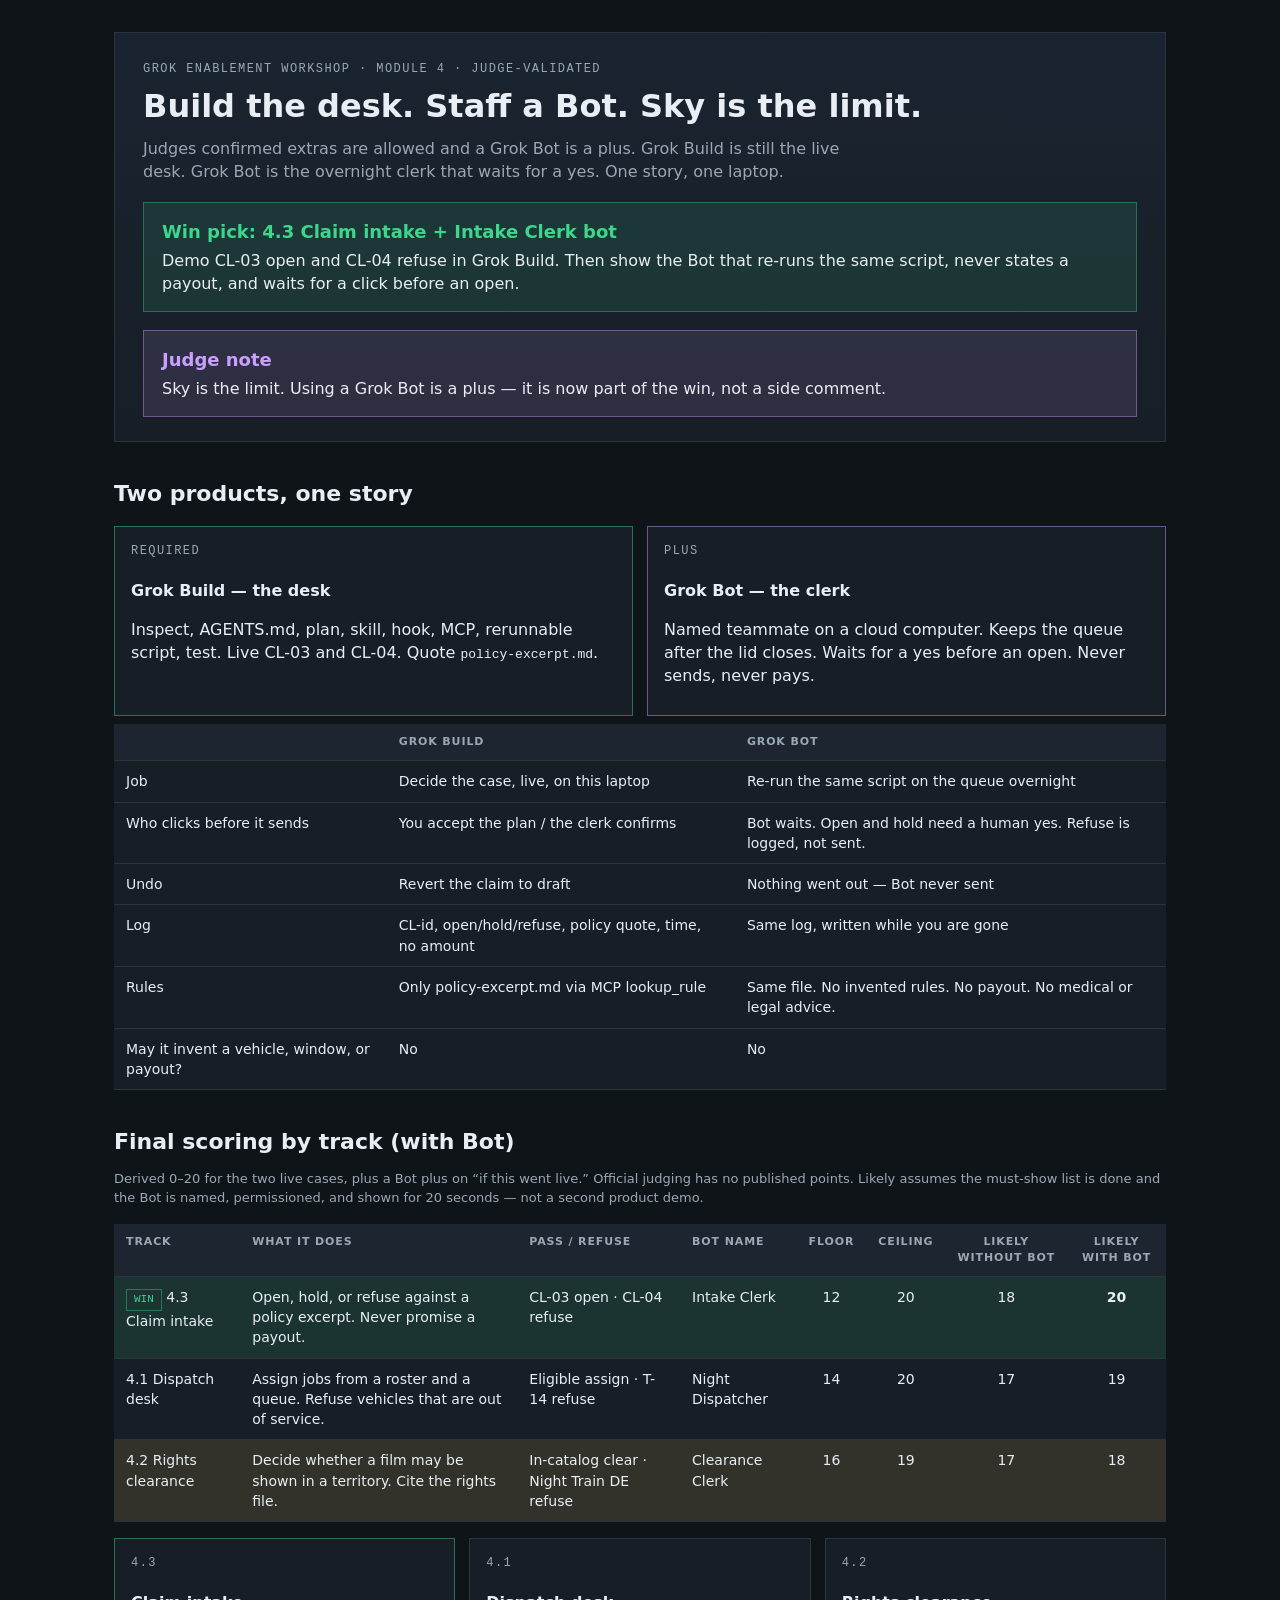
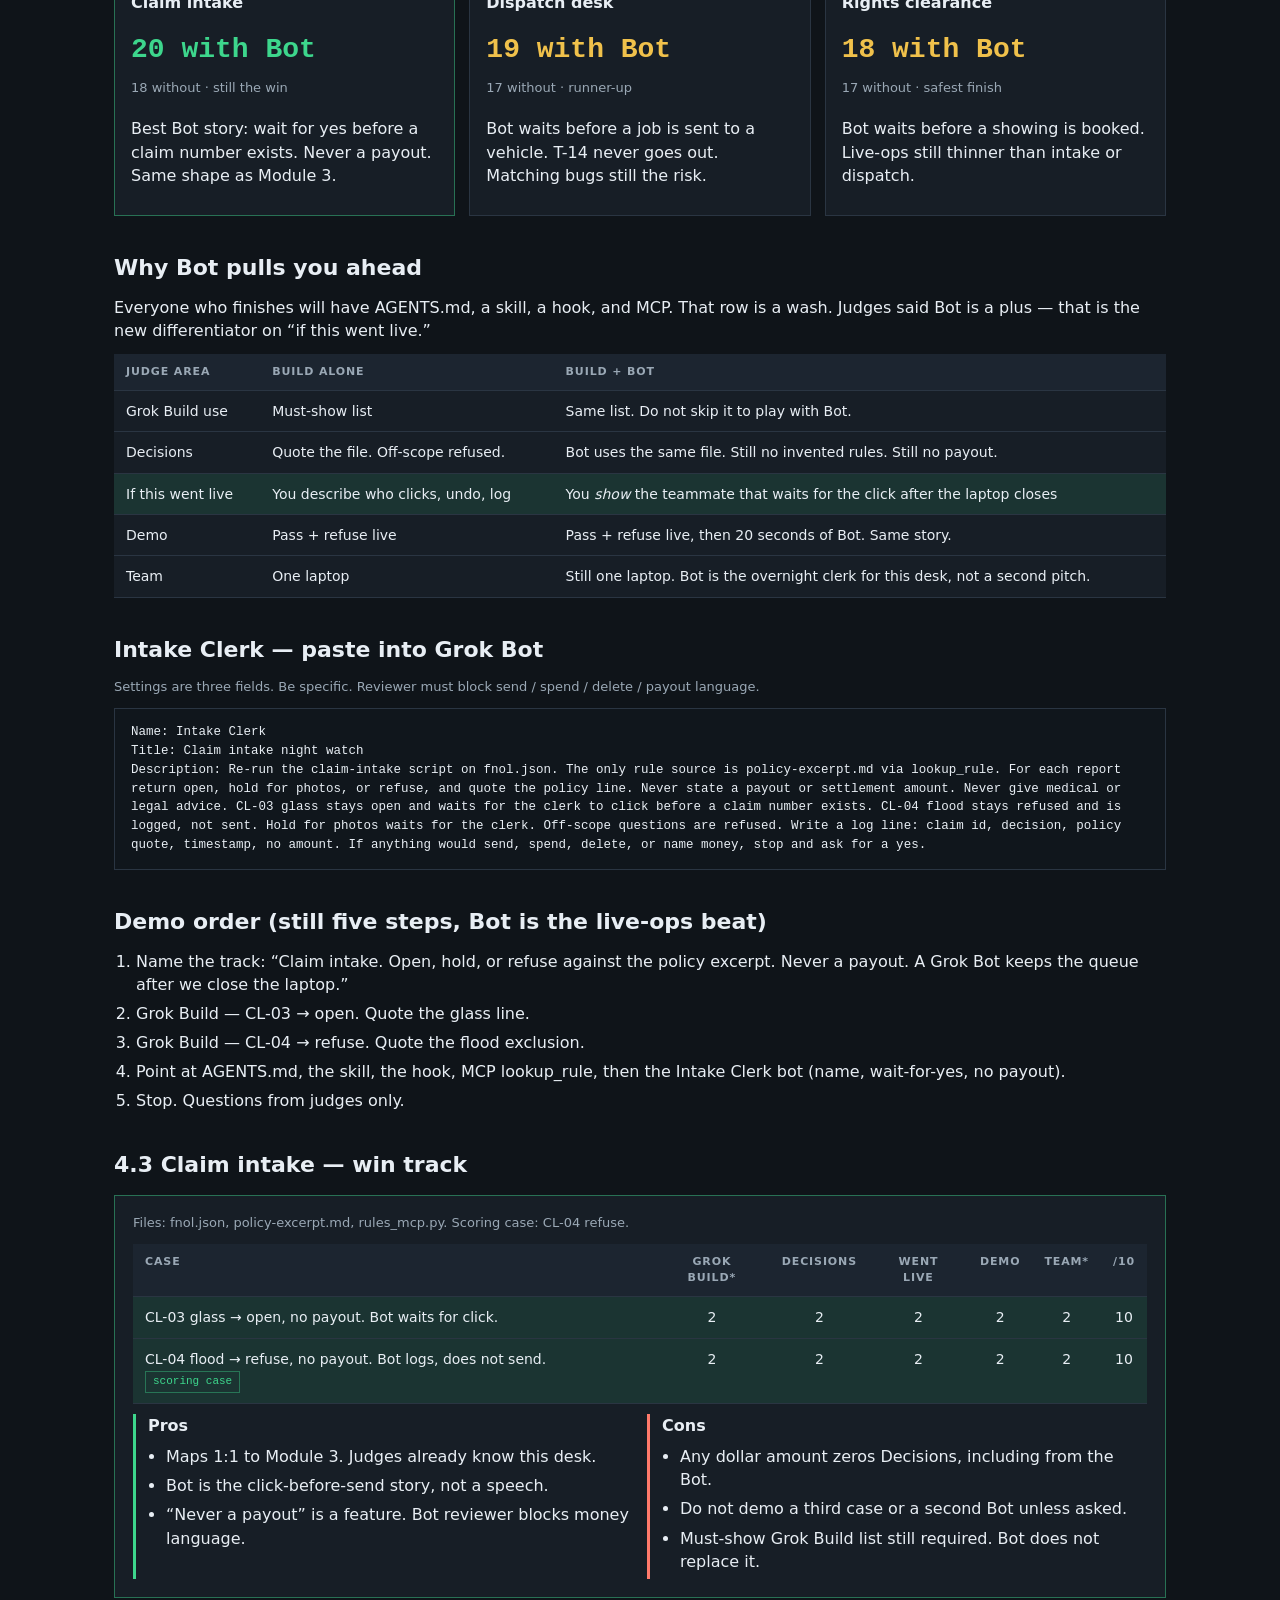
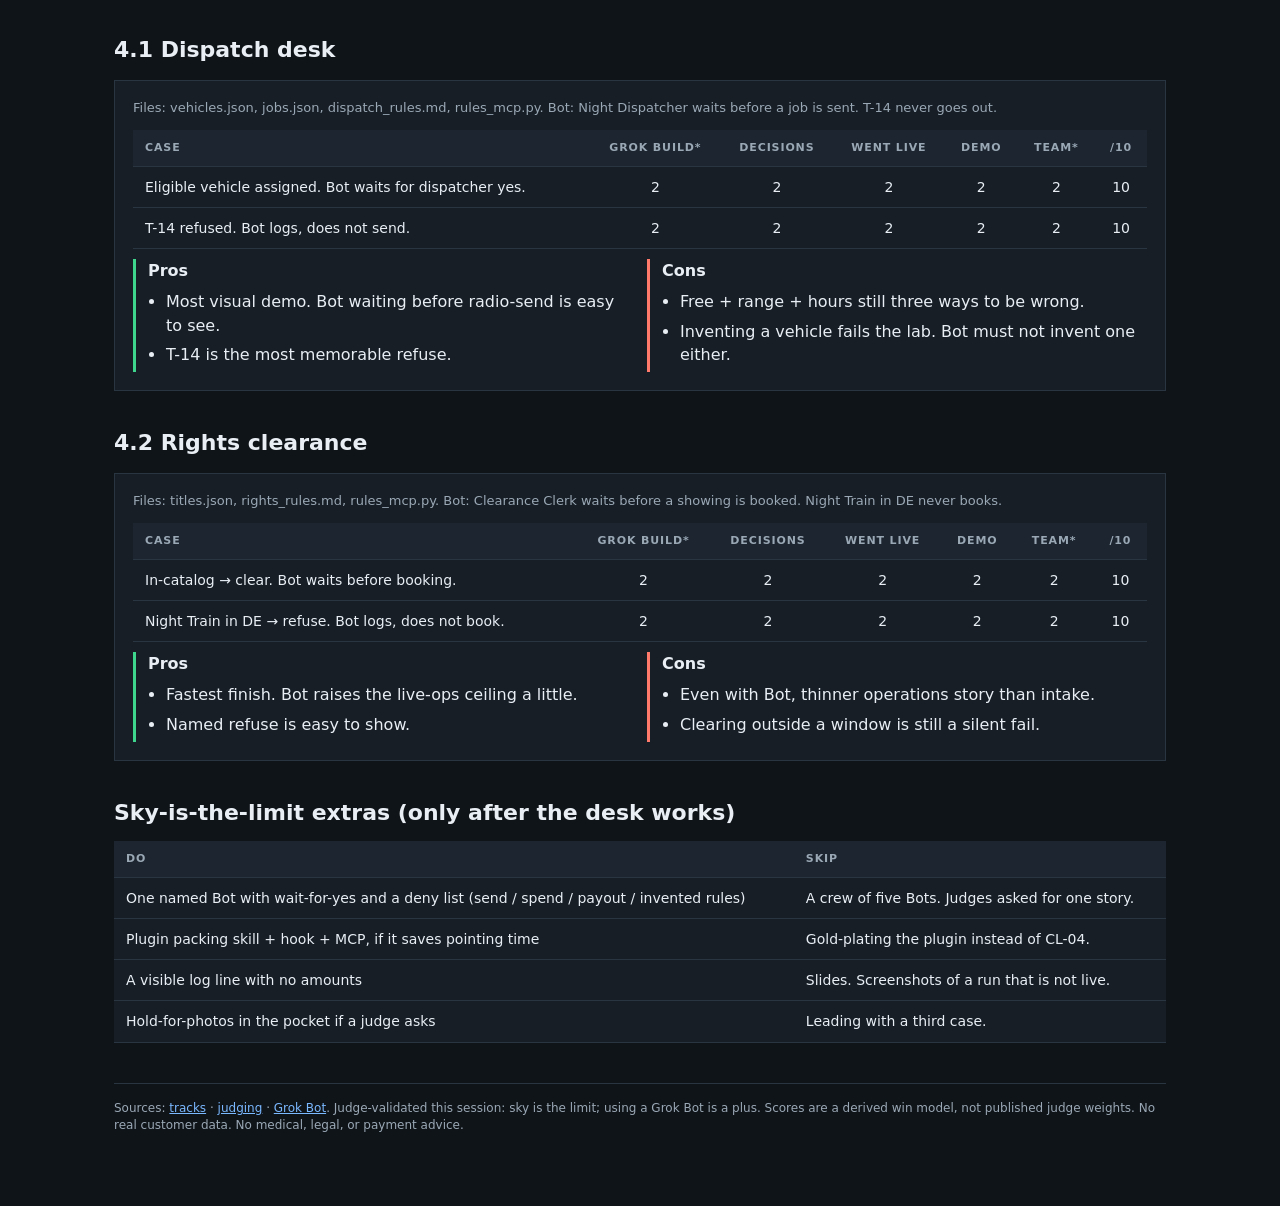
<file: docs/track-scoring.html>
<!DOCTYPE html>
<html lang="en">
<head>
  <meta charset="utf-8">
  <meta name="viewport" content="width=device-width, initial-scale=1">
  <title>Hackathon track scoring — Build + Bot</title>
  <style>
    :root {
      --bg: #0f1419;
      --panel: #171e26;
      --panel-2: #1c2530;
      --line: #2a3542;
      --text: #e8eef4;
      --muted: #9aa8b5;
      --win: #3dd68c;
      --win-bg: rgba(61, 214, 140, 0.12);
      --mid: #f0c14b;
      --mid-bg: rgba(240, 193, 75, 0.12);
      --warn: #ff7a6b;
      --accent: #7ab8ff;
      --bot: #c9a0ff;
      --bot-bg: rgba(201, 160, 255, 0.12);
      --mono: "IBM Plex Mono", ui-monospace, SFMono-Regular, Menlo, monospace;
      --sans: "IBM Plex Sans", "Segoe UI", system-ui, sans-serif;
    }

    * { box-sizing: border-box; }
    html, body { margin: 0; padding: 0; }
    body {
      font-family: var(--sans);
      background: var(--bg);
      color: var(--text);
      line-height: 1.45;
    }

    .wrap {
      max-width: 1100px;
      margin: 0 auto;
      padding: 32px 24px 72px;
    }

    header.hero {
      border: 1px solid var(--line);
      background: linear-gradient(180deg, #1a2430 0%, var(--panel) 100%);
      padding: 28px 28px 24px;
      margin-bottom: 28px;
    }

    .kicker {
      font-family: var(--mono);
      font-size: 12px;
      letter-spacing: 0.12em;
      text-transform: uppercase;
      color: var(--muted);
      margin: 0 0 10px;
    }

    h1 {
      font-size: 32px;
      line-height: 1.15;
      margin: 0 0 12px;
      font-weight: 650;
    }

    .lede {
      color: var(--muted);
      max-width: 72ch;
      margin: 0;
    }

    .callout {
      margin-top: 18px;
      padding: 16px 18px;
      background: var(--win-bg);
      border: 1px solid rgba(61, 214, 140, 0.35);
      display: grid;
      gap: 4px;
    }

    .callout.bot {
      background: var(--bot-bg);
      border-color: rgba(201, 160, 255, 0.4);
    }

    .callout strong { color: var(--win); font-size: 18px; }
    .callout.bot strong { color: var(--bot); }
    .callout span { color: var(--text); }

    h2 {
      font-size: 22px;
      margin: 36px 0 12px;
      font-weight: 650;
    }

    h3 {
      font-size: 16px;
      margin: 0 0 8px;
      font-weight: 650;
    }

    p { margin: 0 0 12px; }

    .note {
      color: var(--muted);
      font-size: 13px;
      margin-bottom: 16px;
    }

    table {
      width: 100%;
      border-collapse: collapse;
      background: var(--panel);
      font-size: 14px;
    }

    th, td {
      text-align: left;
      padding: 10px 12px;
      border-bottom: 1px solid var(--line);
      vertical-align: top;
    }

    th {
      font-size: 11px;
      letter-spacing: 0.08em;
      text-transform: uppercase;
      color: var(--muted);
      font-weight: 600;
      background: var(--panel-2);
    }

    td.center, th.center { text-align: center; font-variant-numeric: tabular-nums; }

    tr.win-row td { background: var(--win-bg); }
    tr.mid-row td { background: var(--mid-bg); }

    .tag {
      display: inline-block;
      font-family: var(--mono);
      font-size: 11px;
      padding: 2px 7px;
      border: 1px solid var(--line);
      color: var(--muted);
    }

    .tag.win { color: var(--win); border-color: rgba(61, 214, 140, 0.4); }
    .tag.bot { color: var(--bot); border-color: rgba(201, 160, 255, 0.45); }

    .grid-3, .grid-2 {
      display: grid;
      gap: 14px;
      margin: 16px 0 8px;
    }

    .grid-3 { grid-template-columns: repeat(3, 1fr); }
    .grid-2 { grid-template-columns: 1fr 1fr; }

    .card {
      background: var(--panel);
      border: 1px solid var(--line);
      padding: 16px;
      display: flex;
      flex-direction: column;
      gap: 8px;
    }

    .card.winner { border-color: rgba(61, 214, 140, 0.45); }
    .card.bot { border-color: rgba(201, 160, 255, 0.45); }

    .score-big {
      font-family: var(--mono);
      font-size: 28px;
      font-weight: 650;
    }
    .score-big.win { color: var(--win); }
    .score-big.mid { color: var(--mid); }

    .card ul, .split ul { margin: 0; padding-left: 18px; }
    .card li, .split li { margin: 0 0 6px; }

    .split {
      display: grid;
      grid-template-columns: 1fr 1fr;
      gap: 14px;
      margin-top: 10px;
    }

    .pro { border-left: 3px solid var(--win); padding-left: 12px; }
    .con { border-left: 3px solid var(--warn); padding-left: 12px; }

    .track-block {
      background: var(--panel);
      border: 1px solid var(--line);
      padding: 18px;
      margin: 14px 0 22px;
    }

    .track-block.winner { border-color: rgba(61, 214, 140, 0.45); }

    .meta {
      color: var(--muted);
      font-size: 13px;
      margin-bottom: 12px;
    }

    ol.demo, pre.brief {
      margin: 8px 0 0;
    }

    ol.demo { padding-left: 22px; }
    ol.demo li { margin: 0 0 6px; }

    pre.brief {
      background: #10161c;
      border: 1px solid var(--line);
      padding: 14px 16px;
      overflow: auto;
      font-family: var(--mono);
      font-size: 12.5px;
      line-height: 1.5;
      color: var(--text);
      white-space: pre-wrap;
    }

    footer {
      margin-top: 40px;
      padding-top: 16px;
      border-top: 1px solid var(--line);
      color: var(--muted);
      font-size: 12px;
    }

    a { color: var(--accent); }

    @media (max-width: 860px) {
      .grid-3, .grid-2, .split { grid-template-columns: 1fr; }
      h1 { font-size: 26px; }
    }
  </style>
</head>
<body>
  <div class="wrap">
    <header class="hero">
      <p class="kicker">Grok Enablement Workshop · Module 4 · judge-validated</p>
      <h1>Build the desk. Staff a Bot. Sky is the limit.</h1>
      <p class="lede">
        Judges confirmed extras are allowed and a Grok Bot is a plus.
        Grok Build is still the live desk. Grok Bot is the overnight clerk that waits for a yes.
        One story, one laptop.
      </p>
      <div class="callout">
        <strong>Win pick: 4.3 Claim intake + Intake Clerk bot</strong>
        <span>Demo CL-03 open and CL-04 refuse in Grok Build. Then show the Bot that re-runs the same script, never states a payout, and waits for a click before an open.</span>
      </div>
      <div class="callout bot">
        <strong>Judge note</strong>
        <span>Sky is the limit. Using a Grok Bot is a plus — it is now part of the win, not a side comment.</span>
      </div>
    </header>

    <h2>Two products, one story</h2>
    <div class="grid-2">
      <article class="card winner">
        <p class="kicker">Required</p>
        <h3>Grok Build — the desk</h3>
        <p>Inspect, AGENTS.md, plan, skill, hook, MCP, rerunnable script, test. Live CL-03 and CL-04. Quote <code>policy-excerpt.md</code>.</p>
      </article>
      <article class="card bot">
        <p class="kicker">Plus</p>
        <h3>Grok Bot — the clerk</h3>
        <p>Named teammate on a cloud computer. Keeps the queue after the lid closes. Waits for a yes before an open. Never sends, never pays.</p>
      </article>
    </div>
    <table>
      <thead>
        <tr>
          <th></th>
          <th>Grok Build</th>
          <th>Grok Bot</th>
        </tr>
      </thead>
      <tbody>
        <tr>
          <td>Job</td>
          <td>Decide the case, live, on this laptop</td>
          <td>Re-run the same script on the queue overnight</td>
        </tr>
        <tr>
          <td>Who clicks before it sends</td>
          <td>You accept the plan / the clerk confirms</td>
          <td>Bot waits. Open and hold need a human yes. Refuse is logged, not sent.</td>
        </tr>
        <tr>
          <td>Undo</td>
          <td>Revert the claim to draft</td>
          <td>Nothing went out — Bot never sent</td>
        </tr>
        <tr>
          <td>Log</td>
          <td>CL-id, open/hold/refuse, policy quote, time, no amount</td>
          <td>Same log, written while you are gone</td>
        </tr>
        <tr>
          <td>Rules</td>
          <td>Only policy-excerpt.md via MCP lookup_rule</td>
          <td>Same file. No invented rules. No payout. No medical or legal advice.</td>
        </tr>
        <tr>
          <td>May it invent a vehicle, window, or payout?</td>
          <td>No</td>
          <td>No</td>
        </tr>
      </tbody>
    </table>

    <h2>Final scoring by track (with Bot)</h2>
    <p class="note">
      Derived 0–20 for the two live cases, plus a Bot plus on “if this went live.”
      Official judging has no published points. Likely assumes the must-show list is done
      and the Bot is named, permissioned, and shown for 20 seconds — not a second product demo.
    </p>
    <table>
      <thead>
        <tr>
          <th>Track</th>
          <th>What it does</th>
          <th>Pass / refuse</th>
          <th>Bot name</th>
          <th class="center">Floor</th>
          <th class="center">Ceiling</th>
          <th class="center">Likely without Bot</th>
          <th class="center">Likely with Bot</th>
        </tr>
      </thead>
      <tbody>
        <tr class="win-row">
          <td><span class="tag win">WIN</span> 4.3 Claim intake</td>
          <td>Open, hold, or refuse against a policy excerpt. Never promise a payout.</td>
          <td>CL-03 open · CL-04 refuse</td>
          <td>Intake Clerk</td>
          <td class="center">12</td>
          <td class="center">20</td>
          <td class="center">18</td>
          <td class="center"><strong>20</strong></td>
        </tr>
        <tr>
          <td>4.1 Dispatch desk</td>
          <td>Assign jobs from a roster and a queue. Refuse vehicles that are out of service.</td>
          <td>Eligible assign · T-14 refuse</td>
          <td>Night Dispatcher</td>
          <td class="center">14</td>
          <td class="center">20</td>
          <td class="center">17</td>
          <td class="center">19</td>
        </tr>
        <tr class="mid-row">
          <td>4.2 Rights clearance</td>
          <td>Decide whether a film may be shown in a territory. Cite the rights file.</td>
          <td>In-catalog clear · Night Train DE refuse</td>
          <td>Clearance Clerk</td>
          <td class="center">16</td>
          <td class="center">19</td>
          <td class="center">17</td>
          <td class="center">18</td>
        </tr>
      </tbody>
    </table>

    <div class="grid-3">
      <article class="card winner">
        <p class="kicker">4.3</p>
        <h3>Claim intake</h3>
        <div class="score-big win">20 with Bot</div>
        <p class="meta">18 without · still the win</p>
        <p>Best Bot story: wait for yes before a claim number exists. Never a payout. Same shape as Module 3.</p>
      </article>
      <article class="card">
        <p class="kicker">4.1</p>
        <h3>Dispatch desk</h3>
        <div class="score-big mid">19 with Bot</div>
        <p class="meta">17 without · runner-up</p>
        <p>Bot waits before a job is sent to a vehicle. T-14 never goes out. Matching bugs still the risk.</p>
      </article>
      <article class="card">
        <p class="kicker">4.2</p>
        <h3>Rights clearance</h3>
        <div class="score-big mid">18 with Bot</div>
        <p class="meta">17 without · safest finish</p>
        <p>Bot waits before a showing is booked. Live-ops still thinner than intake or dispatch.</p>
      </article>
    </div>

    <h2>Why Bot pulls you ahead</h2>
    <p>Everyone who finishes will have AGENTS.md, a skill, a hook, and MCP. That row is a wash. Judges said Bot is a plus — that is the new differentiator on “if this went live.”</p>
    <table>
      <thead>
        <tr>
          <th>Judge area</th>
          <th>Build alone</th>
          <th>Build + Bot</th>
        </tr>
      </thead>
      <tbody>
        <tr>
          <td>Grok Build use</td>
          <td>Must-show list</td>
          <td>Same list. Do not skip it to play with Bot.</td>
        </tr>
        <tr>
          <td>Decisions</td>
          <td>Quote the file. Off-scope refused.</td>
          <td>Bot uses the same file. Still no invented rules. Still no payout.</td>
        </tr>
        <tr class="win-row">
          <td>If this went live</td>
          <td>You describe who clicks, undo, log</td>
          <td>You <em>show</em> the teammate that waits for the click after the laptop closes</td>
        </tr>
        <tr>
          <td>Demo</td>
          <td>Pass + refuse live</td>
          <td>Pass + refuse live, then 20 seconds of Bot. Same story.</td>
        </tr>
        <tr>
          <td>Team</td>
          <td>One laptop</td>
          <td>Still one laptop. Bot is the overnight clerk for this desk, not a second pitch.</td>
        </tr>
      </tbody>
    </table>

    <h2>Intake Clerk — paste into Grok Bot</h2>
    <p class="meta">Settings are three fields. Be specific. Reviewer must block send / spend / delete / payout language.</p>
    <pre class="brief">Name: Intake Clerk
Title: Claim intake night watch
Description: Re-run the claim-intake script on fnol.json. The only rule source is policy-excerpt.md via lookup_rule. For each report return open, hold for photos, or refuse, and quote the policy line. Never state a payout or settlement amount. Never give medical or legal advice. CL-03 glass stays open and waits for the clerk to click before a claim number exists. CL-04 flood stays refused and is logged, not sent. Hold for photos waits for the clerk. Off-scope questions are refused. Write a log line: claim id, decision, policy quote, timestamp, no amount. If anything would send, spend, delete, or name money, stop and ask for a yes.</pre>

    <h2>Demo order (still five steps, Bot is the live-ops beat)</h2>
    <ol class="demo">
      <li>Name the track: “Claim intake. Open, hold, or refuse against the policy excerpt. Never a payout. A Grok Bot keeps the queue after we close the laptop.”</li>
      <li>Grok Build — CL-03 → open. Quote the glass line.</li>
      <li>Grok Build — CL-04 → refuse. Quote the flood exclusion.</li>
      <li>Point at AGENTS.md, the skill, the hook, MCP lookup_rule, then the Intake Clerk bot (name, wait-for-yes, no payout).</li>
      <li>Stop. Questions from judges only.</li>
    </ol>

    <h2>4.3 Claim intake — win track</h2>
    <div class="track-block winner">
      <p class="meta">Files: fnol.json, policy-excerpt.md, rules_mcp.py. Scoring case: CL-04 refuse.</p>
      <table>
        <thead>
          <tr>
            <th>Case</th>
            <th class="center">Grok Build*</th>
            <th class="center">Decisions</th>
            <th class="center">Went live</th>
            <th class="center">Demo</th>
            <th class="center">Team*</th>
            <th class="center">/10</th>
          </tr>
        </thead>
        <tbody>
          <tr class="win-row">
            <td>CL-03 glass → open, no payout. Bot waits for click.</td>
            <td class="center">2</td>
            <td class="center">2</td>
            <td class="center">2</td>
            <td class="center">2</td>
            <td class="center">2</td>
            <td class="center">10</td>
          </tr>
          <tr class="win-row">
            <td>CL-04 flood → refuse, no payout. Bot logs, does not send. <span class="tag win">scoring case</span></td>
            <td class="center">2</td>
            <td class="center">2</td>
            <td class="center">2</td>
            <td class="center">2</td>
            <td class="center">2</td>
            <td class="center">10</td>
          </tr>
        </tbody>
      </table>
      <div class="split">
        <div class="pro">
          <h3>Pros</h3>
          <ul>
            <li>Maps 1:1 to Module 3. Judges already know this desk.</li>
            <li>Bot is the click-before-send story, not a speech.</li>
            <li>“Never a payout” is a feature. Bot reviewer blocks money language.</li>
          </ul>
        </div>
        <div class="con">
          <h3>Cons</h3>
          <ul>
            <li>Any dollar amount zeros Decisions, including from the Bot.</li>
            <li>Do not demo a third case or a second Bot unless asked.</li>
            <li>Must-show Grok Build list still required. Bot does not replace it.</li>
          </ul>
        </div>
      </div>
    </div>

    <h2>4.1 Dispatch desk</h2>
    <div class="track-block">
      <p class="meta">Files: vehicles.json, jobs.json, dispatch_rules.md, rules_mcp.py. Bot: Night Dispatcher waits before a job is sent. T-14 never goes out.</p>
      <table>
        <thead>
          <tr>
            <th>Case</th>
            <th class="center">Grok Build*</th>
            <th class="center">Decisions</th>
            <th class="center">Went live</th>
            <th class="center">Demo</th>
            <th class="center">Team*</th>
            <th class="center">/10</th>
          </tr>
        </thead>
        <tbody>
          <tr>
            <td>Eligible vehicle assigned. Bot waits for dispatcher yes.</td>
            <td class="center">2</td>
            <td class="center">2</td>
            <td class="center">2</td>
            <td class="center">2</td>
            <td class="center">2</td>
            <td class="center">10</td>
          </tr>
          <tr>
            <td>T-14 refused. Bot logs, does not send.</td>
            <td class="center">2</td>
            <td class="center">2</td>
            <td class="center">2</td>
            <td class="center">2</td>
            <td class="center">2</td>
            <td class="center">10</td>
          </tr>
        </tbody>
      </table>
      <div class="split">
        <div class="pro">
          <h3>Pros</h3>
          <ul>
            <li>Most visual demo. Bot waiting before radio-send is easy to see.</li>
            <li>T-14 is the most memorable refuse.</li>
          </ul>
        </div>
        <div class="con">
          <h3>Cons</h3>
          <ul>
            <li>Free + range + hours still three ways to be wrong.</li>
            <li>Inventing a vehicle fails the lab. Bot must not invent one either.</li>
          </ul>
        </div>
      </div>
    </div>

    <h2>4.2 Rights clearance</h2>
    <div class="track-block">
      <p class="meta">Files: titles.json, rights_rules.md, rules_mcp.py. Bot: Clearance Clerk waits before a showing is booked. Night Train in DE never books.</p>
      <table>
        <thead>
          <tr>
            <th>Case</th>
            <th class="center">Grok Build*</th>
            <th class="center">Decisions</th>
            <th class="center">Went live</th>
            <th class="center">Demo</th>
            <th class="center">Team*</th>
            <th class="center">/10</th>
          </tr>
        </thead>
        <tbody>
          <tr>
            <td>In-catalog → clear. Bot waits before booking.</td>
            <td class="center">2</td>
            <td class="center">2</td>
            <td class="center">2</td>
            <td class="center">2</td>
            <td class="center">2</td>
            <td class="center">10</td>
          </tr>
          <tr>
            <td>Night Train in DE → refuse. Bot logs, does not book.</td>
            <td class="center">2</td>
            <td class="center">2</td>
            <td class="center">2</td>
            <td class="center">2</td>
            <td class="center">2</td>
            <td class="center">10</td>
          </tr>
        </tbody>
      </table>
      <div class="split">
        <div class="pro">
          <h3>Pros</h3>
          <ul>
            <li>Fastest finish. Bot raises the live-ops ceiling a little.</li>
            <li>Named refuse is easy to show.</li>
          </ul>
        </div>
        <div class="con">
          <h3>Cons</h3>
          <ul>
            <li>Even with Bot, thinner operations story than intake.</li>
            <li>Clearing outside a window is still a silent fail.</li>
          </ul>
        </div>
      </div>
    </div>

    <h2>Sky-is-the-limit extras (only after the desk works)</h2>
    <table>
      <thead>
        <tr>
          <th>Do</th>
          <th>Skip</th>
        </tr>
      </thead>
      <tbody>
        <tr>
          <td>One named Bot with wait-for-yes and a deny list (send / spend / payout / invented rules)</td>
          <td>A crew of five Bots. Judges asked for one story.</td>
        </tr>
        <tr>
          <td>Plugin packing skill + hook + MCP, if it saves pointing time</td>
          <td>Gold-plating the plugin instead of CL-04.</td>
        </tr>
        <tr>
          <td>A visible log line with no amounts</td>
          <td>Slides. Screenshots of a run that is not live.</td>
        </tr>
        <tr>
          <td>Hold-for-photos in the pocket if a judge asks</td>
          <td>Leading with a third case.</td>
        </tr>
      </tbody>
    </table>

    <footer>
      Sources:
      <a href="https://grok-enablement-workshop.grok.me/modules/hackathon">tracks</a>
      ·
      <a href="https://grok-enablement-workshop.grok.me/judging">judging</a>
      ·
      <a href="https://docs.x.ai/grok-bot/overview">Grok Bot</a>.
      Judge-validated this session: sky is the limit; using a Grok Bot is a plus.
      Scores are a derived win model, not published judge weights.
      No real customer data. No medical, legal, or payment advice.
    </footer>
  </div>
</body>
</html>
</file>
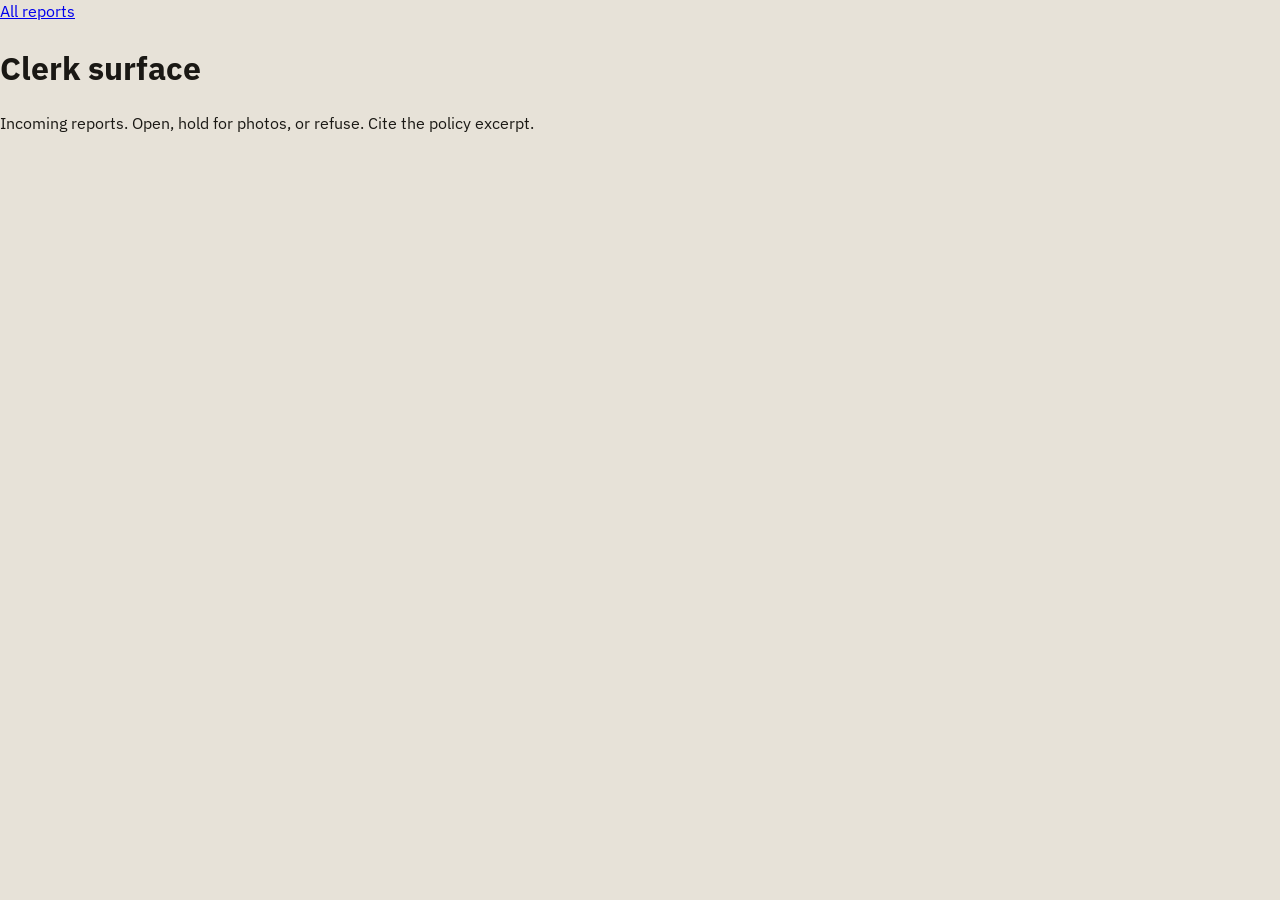
<file: web/clerk.html>
<!DOCTYPE html>
<html lang="en-US">
<head>
  <meta charset="utf-8" />
  <meta name="viewport" content="width=device-width, initial-scale=1" />
  <title>Clerk surface — Intake Desk</title>
  <link rel="preconnect" href="https://fonts.googleapis.com" />
  <link rel="preconnect" href="https://fonts.gstatic.com" crossorigin />
  <link href="https://fonts.googleapis.com/css2?family=IBM+Plex+Mono:wght@400;500&family=IBM+Plex+Sans:wght@400;500;600&family=Source+Serif+4:opsz,wght@8..60,400;8..60,600&display=swap" rel="stylesheet" />
  <link rel="stylesheet" href="desk.css" />
</head>
<body>
  <main id="main">
    <header class="page-head">
      <a class="back" href="queue.html">All reports</a>
      <h1>Clerk surface</h1>
      <p>Incoming reports. Open, hold for photos, or refuse. Cite the policy excerpt.</p>
    </header>
    <div class="clerk-layout" data-desk></div>
  </main>
  <script src="desk.js"></script>
  <script>
    const host = document.querySelector("[data-desk]");
    let selectedId = Intake.params().get("id");
    const assessing = {};

    function reason(r) {
      if (r.decision === "refuse") return "Refuse is not sent";
      if (r.decision === "hold") return "Hold for photos";
      return "";
    }

    function remount() {
      document.body.querySelector(".topbar")?.remove();
      document.body.querySelector(".drawer")?.remove();
      document.body.querySelector("dialog")?.remove();
    }

    function trayItem(r, selected) {
      const current = r.id === selected ? ' aria-current="true"' : "";
      const count = (r.files || []).length;
      return `<div class="tray-row">
        <button type="button" class="tray-item" data-id="${r.id}"${current}>
          ${Intake.perilIcon(r.peril)}
          <span class="id numeric">${r.id}</span>
          <span class="tray-meta">${r.peril} · ${Intake.photosLabel(r.photos)}</span>
          ${Intake.badge(r.decision)}
        </button>
        <label class="tray-file" title="Add file to ${r.id}">
          <span class="sr-only">Add file to ${r.id}</span>
          <input type="file" accept="image/*,.pdf,application/pdf" data-upload="${r.id}" />
          <span class="numeric">${count}</span>
        </label>
      </div>`;
    }

    function pane(r) {
      if (!r) {
        return Intake.emptyState("No report selected.", "Pick a file from the incoming tray.", "Back to briefing", "index.html");
      }
      if (r.needs_assess || r.decision == null) {
        return `<article class="clerk-pane">
          <h2>${r.id} ${Intake.badge(r.decision)}</h2>
          <p class="clerk-phrase">Assessing against the policy excerpt…</p>
          <p>Grok looks up the cover in the rules MCP, then returns open, hold for photos, or refuse with a verbatim quote.</p>
          ${Intake.fileBox(r)}
        </article>`;
      }
      const phrase = Intake.decisionPhrase(r.decision);
      return `<article class="clerk-pane">
        <div class="claim-photo-wrap">
          <img class="claim-photo" src="${r.photo}" alt="${r.photo_alt}" />
          <span class="peril-mark">${Intake.perilIcon(r.peril)} ${r.peril}</span>
        </div>
        <h2>${r.id} ${Intake.badge(r.decision)}</h2>
        <p class="clerk-phrase">${phrase}</p>
        <dl class="facts">
          <dt>Report</dt><dd class="numeric">${r.id}</dd>
          <dt>Peril</dt><dd class="peril-fact">${Intake.perilIcon(r.peril)} ${r.peril}</dd>
          <dt>Photos</dt><dd>${Intake.photosLabel(r.photos)}</dd>
          <dt>Cover</dt><dd class="numeric">${r.cover}</dd>
          <dt>Decision</dt><dd>${phrase}</dd>
          <dt>Send state</dt><dd>${r.send_state}</dd>
          <dt>Claim number</dt><dd class="numeric">${r.claim_number || "—"}</dd>
          <dt>Received</dt><dd><time datetime="${r.received_at}" title="${Intake.absolute(r.received_at)}">${Intake.absolute(r.received_at)}</time></dd>
        </dl>
        <p class="score-meta">Quoted from policy-excerpt.md</p>
        <blockquote class="quote">${r.quote}</blockquote>
        ${Intake.fileBox(r)}
        <p>Confirm is the only way a claim number is minted. Refuse cannot be sent. Hold waits for photos. Undo restores draft.</p>
        <div class="claim-actions">
          <button class="btn btn-primary" type="button" data-confirm ${r.can_confirm ? "" : "disabled"} title="${reason(r)}">Confirm</button>
          ${r.can_undo ? '<button class="btn btn-ghost" type="button" data-undo>Undo</button>' : ""}
        </div>
      </article>`;
    }

    function bind(data, r) {
      host.querySelectorAll(".tray-item").forEach((btn) => {
        btn.addEventListener("click", () => {
          selectedId = btn.getAttribute("data-id");
          history.replaceState(null, "", "clerk.html?id=" + encodeURIComponent(selectedId));
          paint(data);
        });
      });
      host.querySelectorAll("[data-log-id]").forEach((btn) => {
        btn.addEventListener("click", () => {
          selectedId = btn.getAttribute("data-log-id");
          history.replaceState(null, "", "clerk.html?id=" + encodeURIComponent(selectedId));
          paint(data);
        });
      });
      const confirm = host.querySelector("[data-confirm]");
      if (confirm && r && r.can_confirm) {
        confirm.addEventListener("click", () => {
          Intake.confirmReport(r.id)
            .then(() => Intake.loadData({ force: true }).then(paint))
            .catch(() => Intake.loadData({ force: true }).then(paint));
        });
      }
      const undo = host.querySelector("[data-undo]");
      if (undo && r && r.can_undo) {
        undo.addEventListener("click", () => {
          Intake.undoReport(r.id).then(paint);
        });
      }
      const cta = document.querySelector("[data-cta]");
      if (cta && r) {
        cta.addEventListener("click", (e) => {
          e.preventDefault();
          if (r.can_confirm) host.querySelector("[data-confirm]")?.click();
        });
      }
      Intake.bindUploads(host, () => Intake.loadData({ force: true }).then(paint));
    }

    function paint(data) {
      const rows = data.reports;
      const requested = selectedId;
      const known = !requested || data.all.some((x) => x.id === requested);
      remount();
      if (!known) {
        Intake.mountShell({ current: "clerk", cta: { href: "clerk.html", label: "Open desk" } });
        host.innerHTML = Intake.emptyState("No report " + requested + " in fnol.json.", "The kit only has CL-03, CL-04, and CL-08.", "Open desk", "clerk.html");
        return;
      }
      const r = rows.find((x) => x.id === requested) || rows[0] || null;
      if (r) selectedId = r.id;
      if (r && (r.needs_assess || r.decision == null) && !assessing[r.id]) {
        assessing[r.id] = true;
        Intake.assessReport(r.id)
          .then(() => Intake.loadData({ force: true }).then(paint))
          .catch(() => {
            assessing[r.id] = false;
            Intake.toast("Could not assess this file.", "error");
          });
      }
      Intake.mountShell({
        current: "clerk",
        cta: {
          href: "#confirm",
          label: "Confirm",
          disabled: !r || !r.can_confirm,
          title: r && r.can_confirm ? "Mint a claim number" : r ? reason(r) : "Pick a report",
        },
      });
      if (!rows.length) {
        host.innerHTML = Intake.emptyState("No reports in this range.", "Reset the time range to see the kit files.", "Reset to last 7 days", "clerk.html");
        host.querySelector(".btn")?.addEventListener("click", (e) => {
          e.preventDefault();
          localStorage.setItem("intake.timeRange", "7d");
          location.href = "clerk.html";
        });
        return;
      }
      if (selectedId && location.search.indexOf("id=") === -1) {
        history.replaceState(null, "", "clerk.html?id=" + encodeURIComponent(selectedId));
      }
      document.title = r ? r.id + " — Clerk surface" : "Clerk surface — Intake Desk";
      const groups = Intake.groupByPeril(rows);
      host.innerHTML = `
        <aside class="tray" aria-label="Incoming reports">
          <div class="tray-head">Incoming <span class="numeric">${rows.length}</span></div>
          ${groups
            .map(
              (g) => `<div class="tray-group" role="group" aria-label="${g.peril}, ${g.rows.length}">
            <div class="tray-group-head">
              ${Intake.perilIcon(g.peril)}
              <span class="tray-group-name">${g.peril}</span>
              <span class="numeric">${g.rows.length}</span>
            </div>
            ${g.rows.map((row) => trayItem(row, r && r.id)).join("")}
          </div>`
            )
            .join("")}
        </aside>
        ${pane(r)}
        ${Intake.logMarkup(data.log, { selectedId: r && r.id })}`;
      bind(data, r);
      if (location.hash === "#log") {
        document.getElementById("log")?.scrollIntoView({ block: "nearest" });
      }
    }

    if (Intake.demoState() === "error") {
      Intake.mountShell({ current: "clerk" });
      host.innerHTML = Intake.emptyState("Could not load the desk.", "Retry the clerk surface.", "Retry", "clerk.html");
    } else {
      Intake.loadData()
        .then(paint)
        .catch(() => {
          remount();
          Intake.mountShell({ current: "clerk" });
          host.innerHTML = Intake.emptyState("Could not load the desk.", "Retry the clerk surface.", "Retry", "clerk.html");
        });
    }
  </script>
</body>
</html>
</file>
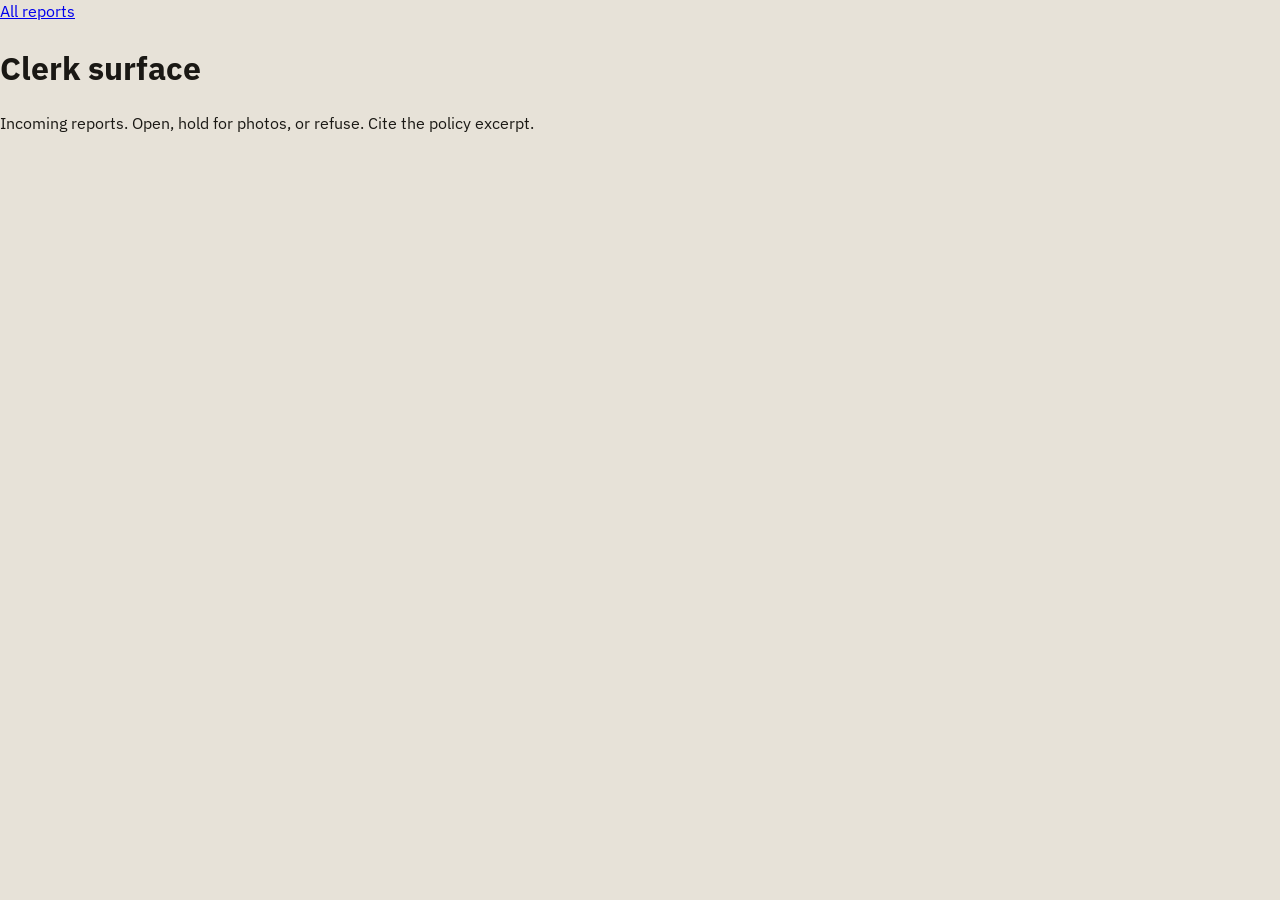
<file: web/log.html>
<!DOCTYPE html>
<html lang="en-US">
<head>
  <meta charset="utf-8" />
  <meta name="viewport" content="width=device-width, initial-scale=1" />
  <title>Live-ops log — Intake Desk</title>
  <meta http-equiv="refresh" content="0; url=clerk.html#log" />
  <link rel="canonical" href="clerk.html#log" />
</head>
<body>
  <p>The live-ops log lives on the desk. <a href="clerk.html#log">Open the desk log</a>.</p>
  <script>location.replace("clerk.html#log");</script>
</body>
</html>
</file>
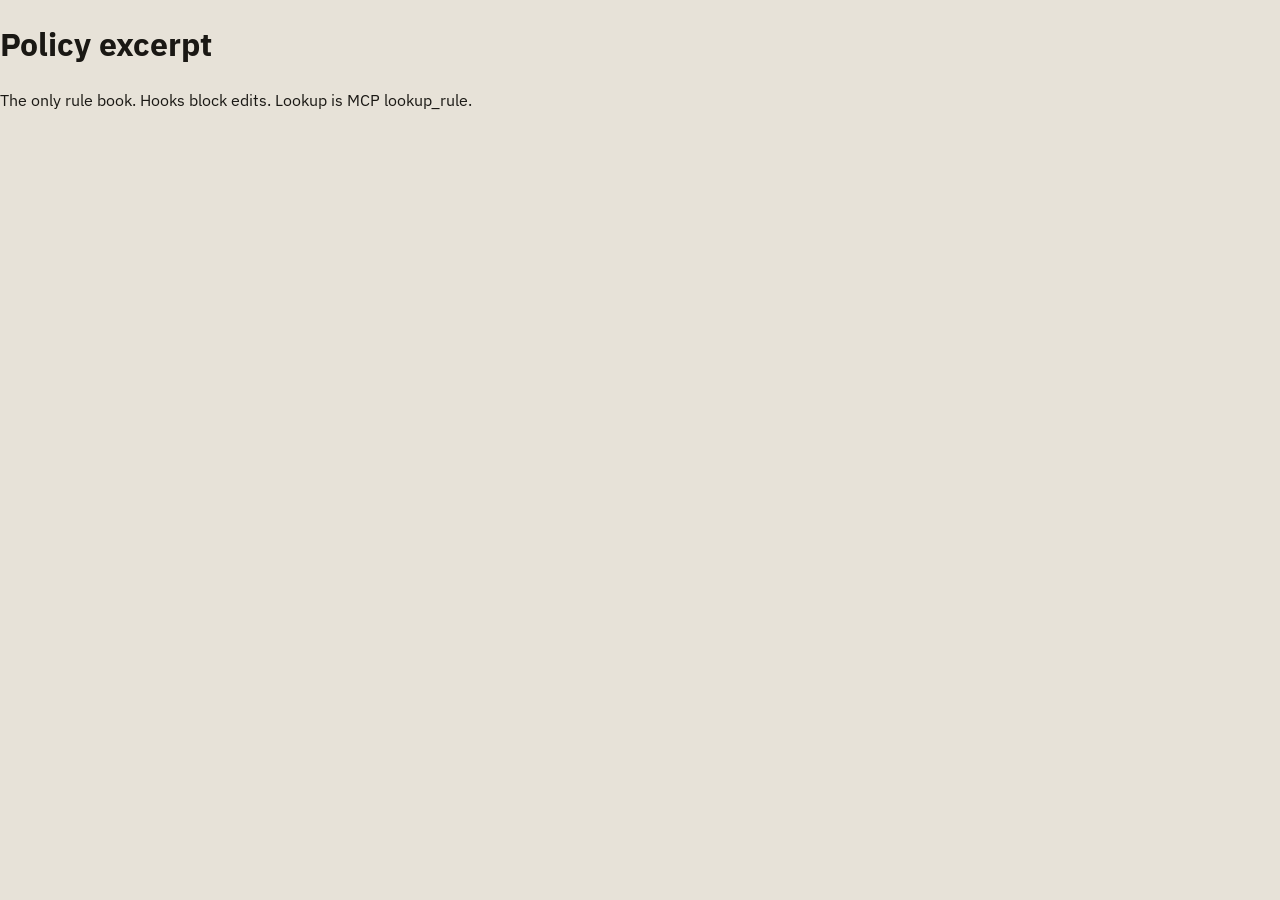
<file: web/policy.html>
<!DOCTYPE html>
<html lang="en-US">
<head>
  <meta charset="utf-8" />
  <meta name="viewport" content="width=device-width, initial-scale=1" />
  <title>Policy excerpt — Intake Desk</title>
  <link rel="preconnect" href="https://fonts.googleapis.com" />
  <link rel="preconnect" href="https://fonts.gstatic.com" crossorigin />
  <link href="https://fonts.googleapis.com/css2?family=IBM+Plex+Mono:wght@400;500&family=IBM+Plex+Sans:wght@400;500;600&family=Source+Serif+4:opsz,wght@8..60,400;8..60,600&display=swap" rel="stylesheet" />
  <link rel="stylesheet" href="desk.css" />
</head>
<body>
  <main id="main">
    <header class="page-head">
      <h1>Policy excerpt</h1>
      <p>The only rule book. Hooks block edits. Lookup is MCP lookup_rule.</p>
    </header>
    <div class="wrap-prose" data-rules></div>
  </main>
  <script src="desk.js"></script>
  <script>
    Intake.mountShell({ current: "policy" });
    const host = document.querySelector("[data-rules]");
    if (Intake.demoState() === "error") {
      host.innerHTML = Intake.emptyState("Could not load the rule book.", "policy-excerpt.md did not load.", "Retry", "policy.html");
    } else {
      Intake.loadData()
        .then((data) => {
          if (!data.policy.length) {
            host.innerHTML = Intake.emptyState("policy-excerpt.md is missing.", "The kit rule book was not found.", "Retry", "policy.html");
            return;
          }
          host.innerHTML = data.policy
            .map((p) => `<article class="rule-card"><h2>${p.id}</h2><p>${p.text}</p></article>`)
            .join("");
        })
        .catch(() => {
          host.innerHTML = Intake.emptyState("Could not load the rule book.", "policy-excerpt.md did not load.", "Retry", "policy.html");
        });
    }
  </script>
</body>
</html>
</file>
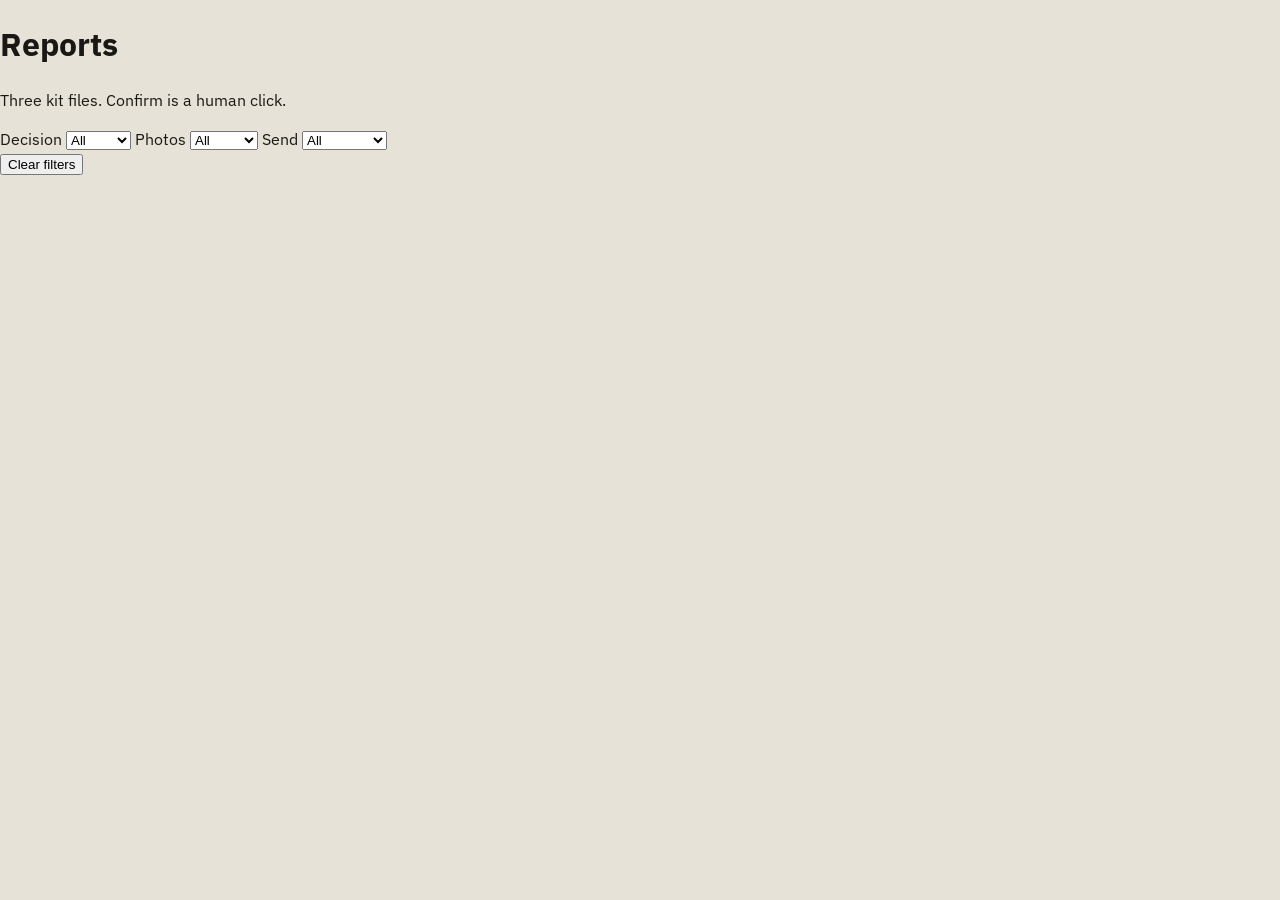
<file: web/queue.html>
<!DOCTYPE html>
<html lang="en-US">
<head>
  <meta charset="utf-8" />
  <meta name="viewport" content="width=device-width, initial-scale=1" />
  <title>Reports — Intake Desk</title>
  <link rel="preconnect" href="https://fonts.googleapis.com" />
  <link rel="preconnect" href="https://fonts.gstatic.com" crossorigin />
  <link href="https://fonts.googleapis.com/css2?family=IBM+Plex+Mono:wght@400;500&family=IBM+Plex+Sans:wght@400;500;600&family=Source+Serif+4:opsz,wght@8..60,400;8..60,600&display=swap" rel="stylesheet" />
  <link rel="stylesheet" href="desk.css" />
</head>
<body>
  <main id="main">
    <header class="page-head">
      <h1>Reports</h1>
      <p>Three kit files. Confirm is a human click.</p>
    </header>
    <div class="wrap">
      <form class="filters" data-filters>
        <label>Decision
          <select name="decision">
            <option value="all">All</option>
            <option value="open">Open</option>
            <option value="hold">Hold</option>
            <option value="refuse">Refuse</option>
          </select>
        </label>
        <label>Photos
          <select name="photos">
            <option value="all">All</option>
            <option value="true">On file</option>
            <option value="false">Missing</option>
          </select>
        </label>
        <label>Send
          <select name="send_state">
            <option value="all">All</option>
            <option value="draft">Draft</option>
            <option value="numbered">Numbered</option>
            <option value="logged">Logged</option>
          </select>
        </label>
        <div class="chips" data-chips></div>
        <button class="btn btn-ghost" type="button" data-clear>Clear filters</button>
      </form>
      <div data-table></div>
      <p class="status-line" data-status></p>
    </div>
  </main>
  <script src="desk.js"></script>
  <script>
    Intake.mountShell({ current: "queue" });
    const q = Intake.params();
    const filters = Intake.getQueueFilters();
    if (q.get("decision")) filters.decision = q.get("decision");
    if (q.get("photos")) filters.photos = q.get("photos");
    if (q.get("send_state")) filters.send_state = q.get("send_state");
    Intake.setQueueFilters(filters);

    const form = document.querySelector("[data-filters]");
    form.decision.value = filters.decision;
    form.photos.value = filters.photos;
    form.send_state.value = filters.send_state;

    function chipLabel(key, val) {
      if (key === "photos") return val === "true" ? "Photos: On file" : "Photos: Missing";
      if (key === "decision") return "Decision: " + val;
      return "Send: " + val;
    }

    function renderChips() {
      const f = Intake.getQueueFilters();
      const chips = document.querySelector("[data-chips]");
      chips.innerHTML = Object.entries(f)
        .filter(([, v]) => v && v !== "all")
        .map(([k, v]) => `<span class="chip">${chipLabel(k, v)} <button type="button" aria-label="Clear ${chipLabel(k, v)}" data-clear-one="${k}">×</button></span>`)
        .join("");
    }

    function apply(rows) {
      const f = Intake.getQueueFilters();
      return rows.filter((r) => {
        if (f.decision !== "all" && r.decision !== f.decision) return false;
        if (f.photos === "true" && !r.photos) return false;
        if (f.photos === "false" && r.photos) return false;
        if (f.send_state !== "all" && r.send_state !== f.send_state) return false;
        return true;
      });
    }

    function draw(data) {
      const host = document.querySelector("[data-table]");
      const rows = apply(data.reports);
      renderChips();
      document.querySelector("[data-status]").textContent = `${rows.length} of ${data.reports.length} · updated ${Intake.relative(data.updated_at)}`;
      if (!rows.length) {
        host.innerHTML = Intake.emptyState("No reports match these filters.", "Clear filters to see the three kit files.", "Clear filters", "queue.html");
        const action = host.querySelector(".btn");
        if (action) {
          action.addEventListener("click", (e) => {
            e.preventDefault();
            document.querySelector("[data-clear]").click();
          });
        }
        return;
      }
      host.innerHTML = `<div class="table-scroll"><table class="data">
        <thead>
          <tr>
            <th class="sticky">Report</th>
            <th>Peril</th>
            <th>Photos</th>
            <th>Cover</th>
            <th>Decision</th>
            <th>Send</th>
            <th>Quoted line</th>
          </tr>
        </thead>
        <tbody>
          ${rows
            .map(
              (r) => `<tr tabindex="0" data-href="clerk.html?id=${r.id}">
                <td class="id sticky">${r.id}</td>
                <td>${r.peril}</td>
                <td>${Intake.photosLabel(r.photos)}</td>
                <td class="numeric">${r.cover}</td>
                <td>${Intake.badge(r.decision)}</td>
                <td>${r.send_state}</td>
                <td title="${r.quote.replace(/"/g, "&quot;")}">${r.quote.length > 80 ? r.quote.slice(0, 80) + "…" : r.quote}</td>
              </tr>`
            )
            .join("")}
        </tbody>
      </table></div>`;
      host.querySelectorAll("tr[data-href]").forEach((tr) => {
        const go = () => (location.href = tr.getAttribute("data-href"));
        tr.addEventListener("click", go);
        tr.addEventListener("keydown", (e) => {
          if (e.key === "Enter") go();
        });
      });
    }

    function bind() {
      form.addEventListener("change", () => {
        Intake.setQueueFilters({
          decision: form.decision.value,
          photos: form.photos.value,
          send_state: form.send_state.value,
        });
        Intake.loadData().then(draw);
      });
      form.addEventListener("click", (e) => {
        const one = e.target.getAttribute("data-clear-one");
        if (one) {
          const f = Intake.getQueueFilters();
          f[one] = "all";
          Intake.setQueueFilters(f);
          form[one].value = "all";
          Intake.loadData().then(draw);
        }
      });
      document.querySelector("[data-clear]").addEventListener("click", () => {
        Intake.setQueueFilters({ decision: "all", photos: "all", send_state: "all" });
        form.decision.value = form.photos.value = form.send_state.value = "all";
        Intake.loadData().then(draw);
      });
    }

    bind();
    if (Intake.demoState() === "error") {
      document.querySelector("[data-table]").innerHTML = Intake.emptyState("Could not load reports.", "The queue request failed.", "Retry", "queue.html");
    } else {
      Intake.loadData().then(draw).catch(() => {
        document.querySelector("[data-table]").innerHTML = Intake.emptyState("Could not load reports.", "The queue request failed.", "Retry", "queue.html");
      });
    }
  </script>
</body>
</html>
</file>
<file: web/desk.css>
:root {
  --ink: #1a1814;
  --paper: #e7e2d8;
  --header: #152238;
  --header-fg: #f4efe6;
  --amber: #d08a1a;
  --amber-dim: #d7b57a;
  --aside: #f3eee6;
  --panel: #ebe6dc;
  --card: #fbf8f2;
  --line: #d3cbc0;
  --card-line: #e2dbd0;
  --muted: #746d62;
  --muted-2: #8a8378;
  --body-dim: #564f46;
}

* { box-sizing: border-box; }
html, body { margin: 0; min-height: 100%; }
body {
  color: var(--ink);
  background: var(--paper);
  font: 16px/1.45 "IBM Plex Sans", "Segoe UI", "Helvetica Neue", Helvetica, Arial, sans-serif;
}

.fnol { min-height: 100dvh; }

header.mast {
  display: flex;
  flex-wrap: wrap;
  align-items: center;
  justify-content: space-between;
  gap: 0.75rem;
  padding: 0.75rem 1.25rem;
  background: var(--header);
  color: var(--header-fg);
}
.brand { display: flex; align-items: center; gap: 0.75rem; }
.mark {
  display: grid;
  place-items: center;
  width: 2rem;
  height: 2rem;
  border-radius: 0.3rem;
  background: var(--amber);
  color: var(--header);
  font-size: 0.8rem;
  font-weight: 700;
  letter-spacing: 0.04em;
}
.kicker {
  margin: 0;
  font-size: 11px;
  letter-spacing: 0.16em;
  text-transform: uppercase;
  color: var(--amber-dim);
}
.product { margin: 0; font-size: 0.9rem; font-weight: 600; }
.meta {
  display: flex;
  align-items: center;
  gap: 1rem;
  font-size: 0.75rem;
  color: #c9c2b4;
}

.ops {
  display: grid;
  gap: 0.75rem;
  padding: 0.85rem 1.25rem;
  background: #1f2e4a;
  color: #efe8dc;
  border-bottom: 1px solid #2c3f5e;
}
@media (min-width: 900px) {
  .ops { grid-template-columns: repeat(3, 1fr); }
}
.ops h2 {
  margin: 0;
  font-size: 11px;
  letter-spacing: 0.14em;
  text-transform: uppercase;
  color: var(--amber-dim);
}
.ops p { margin: 0.35rem 0 0; font-size: 0.82rem; color: #d9d1c4; }

.shell {
  display: grid;
  min-height: calc(100dvh - 168px);
}
@media (min-width: 1024px) {
  .shell { grid-template-columns: 300px 1fr; }
}

aside.inbound {
  background: var(--aside);
  border-right: 1px solid var(--line);
}
.inbound-head {
  display: flex;
  align-items: flex-end;
  justify-content: space-between;
  padding: 1rem;
}
.inbound-head .kicker { color: var(--muted); letter-spacing: 0.14em; }
.inbound-head h2 { margin: 0; font-size: 1.125rem; }
.inbound-head .hint { margin: 0; font-size: 0.75rem; color: var(--muted); }
.inbound ul { list-style: none; margin: 0; padding: 0 0.75rem 1.5rem; }
.inbound li + li { margin-top: 0.5rem; }

.qbtn {
  width: 100%;
  text-align: left;
  border-radius: 0.7rem;
  padding: 0.75rem;
  cursor: pointer;
  font: inherit;
}
.qbtn .row { display: flex; align-items: center; justify-content: space-between; gap: 0.5rem; }
.mono { font-family: "IBM Plex Mono", ui-monospace, Menlo, monospace; font-size: 0.75rem; }
.pill {
  border-radius: 999px;
  padding: 0.125rem 0.5rem;
  font-size: 10px;
  font-weight: 600;
}
.qbtn .who { margin: 0.3rem 0 0; font-size: 0.9rem; font-weight: 600; }
.qbtn .proc { margin: 0.15rem 0 0; font-size: 0.75rem; }
.qbtn .when { margin: 0.45rem 0 0; font-size: 11px; }
.qbtn.active {
  background: var(--header);
  color: var(--header-fg);
  border: 1px solid var(--header);
}
.qbtn:not(.active) {
  background: var(--card);
  color: var(--ink);
  border: 1px solid var(--card-line);
  box-shadow: 0 1px 0 rgba(21, 34, 56, 0.06);
}
.qbtn.active .proc { color: var(--amber-dim); }
.qbtn.active .when { color: #b7c0ce; }
.qbtn:not(.active) .proc { color: var(--muted); }
.qbtn:not(.active) .when { color: var(--muted-2); }

.report { display: flex; min-width: 0; flex-direction: column; background: var(--panel); }
.report-head {
  border-bottom: 1px solid var(--line);
  padding: 1.25rem 1.5rem;
}
.head-row {
  display: flex;
  flex-wrap: wrap;
  align-items: flex-start;
  justify-content: space-between;
  gap: 1rem;
}
.report-head h1 { margin: 0.25rem 0 0; font-size: 1.75rem; letter-spacing: -0.02em; text-transform: capitalize; }
.sub { margin: 0.25rem 0 0; font-size: 0.875rem; color: var(--body-dim); }
.verdict {
  min-width: 11rem;
  border-radius: 0.9rem;
  padding: 0.75rem 1rem;
  text-align: right;
}
.verdict .lbl {
  margin: 0;
  font-size: 10px;
  letter-spacing: 0.16em;
  text-transform: uppercase;
  opacity: 0.8;
}
.verdict .val { margin: 0; font-size: 1.35rem; font-weight: 650; line-height: 1.15; }
.verdict .rule { margin: 0.25rem 0 0; }

.cards {
  display: grid;
  gap: 1rem;
  padding: 1.25rem 1.5rem 0;
}
@media (min-width: 1024px) {
  .cards { grid-template-columns: repeat(3, 1fr); }
}
.card {
  border-radius: 0.9rem;
  padding: 1rem;
  background: var(--card);
  border: 1px solid var(--card-line);
}
.card .lbl {
  margin: 0;
  font-size: 11px;
  letter-spacing: 0.14em;
  text-transform: uppercase;
  color: var(--muted);
}
.card .body { margin: 0.5rem 0 0; font-size: 0.9rem; }

.lower {
  display: grid;
  gap: 1rem;
  padding: 1.25rem 1.5rem;
}
@media (min-width: 1024px) {
  .lower { grid-template-columns: 1.2fr 0.8fr; }
}
#photo-preview {
  display: block;
  max-width: 100%;
  max-height: 10rem;
  margin-top: 0.65rem;
  border-radius: 0.4rem;
  border: 1px solid var(--card-line);
  object-fit: contain;
  background: #fff;
}
#photo-preview[hidden] { display: none; }
#photo-delete {
  margin-top: 0.65rem;
  min-height: 2.2rem;
  border-radius: 0.4rem;
  padding: 0 0.75rem;
  border: 1px solid var(--line);
  background: transparent;
  color: var(--header);
  font-weight: 600;
  cursor: pointer;
}
#photo-delete[hidden] { display: none; }
#photo-form {
  display: flex;
  flex-wrap: wrap;
  gap: 0.4rem;
  margin-top: 0.65rem;
}
#photo-form[hidden] { display: none; }
#photo-form .file {
  display: inline-flex;
  align-items: center;
  min-height: 2.2rem;
  padding: 0 0.7rem;
  border-radius: 0.4rem;
  border: 1px solid var(--line);
  background: var(--aside);
  font-size: 0.8rem;
  cursor: pointer;
}
#photo-form .file input { display: none; }
#photo-form button {
  min-height: 2.2rem;
  border: 0;
  border-radius: 0.4rem;
  padding: 0 0.75rem;
  background: var(--amber);
  color: var(--header);
  font-weight: 600;
  cursor: pointer;
}
#photo-hint { margin: 0.5rem 0 0; font-size: 0.78rem; color: var(--muted); }
#photo-hint[hidden] { display: none; }
.quote-card .note { margin: 0.75rem 0 0; font-size: 15px; line-height: 1.6; }
.send { margin: 0.85rem 0 0; color: var(--muted); }
.actions { display: flex; flex-wrap: wrap; gap: 0.5rem; margin-top: 1rem; }
.actions button, .ask button, .ask input {
  min-height: 2.6rem;
  border-radius: 0.5rem;
  font: inherit;
  font-size: 0.875rem;
}
.actions button {
  border: 0;
  padding: 0 0.9rem;
  background: var(--amber);
  color: var(--header);
  font-weight: 600;
  cursor: pointer;
}
.actions button.ghost {
  background: transparent;
  color: var(--header);
  border: 1px solid var(--line);
}
.actions button:disabled {
  opacity: 0.4;
  cursor: not-allowed;
}
.notice {
  margin: 0.75rem 0 0;
  font-size: 0.85rem;
  color: #7a1c1a;
}

.ask {
  display: flex;
  flex-direction: column;
  border-radius: 0.9rem;
  padding: 1.25rem;
  background: var(--header);
  color: var(--header-fg);
}
.ask .lbl { color: var(--amber-dim); }
.ask .hint { margin: 0.5rem 0 0; font-size: 0.875rem; color: #d9d0bf; }
.ask form { margin-top: 1rem; display: flex; flex-direction: column; gap: 0.5rem; }
.ask input {
  padding: 0 0.75rem;
  background: #0e1828;
  color: var(--header-fg);
  border: 1px solid #2c3f5e;
  outline: none;
}
.ask button {
  border: 0;
  background: var(--amber);
  color: var(--header);
  font-weight: 600;
  cursor: pointer;
}
.reply {
  margin-top: 1rem;
  border-radius: 0.75rem;
  padding: 0.75rem;
  font-size: 0.875rem;
}
.reply .title { margin: 0; font-weight: 600; }
.reply .body { margin: 0.25rem 0 0; }

.log-card { margin: 0 1.5rem 1.5rem; }
.log { list-style: none; margin: 0.6rem 0 0; padding: 0; }
.log li {
  font-family: "IBM Plex Mono", ui-monospace, Menlo, monospace;
  font-size: 0.75rem;
  color: var(--body-dim);
  padding: 0.35rem 0;
  border-top: 1px solid var(--card-line);
}
.log li:first-child { border-top: 0; }

.popup {
  position: fixed;
  inset: 0;
  z-index: 20;
  display: grid;
  place-items: center;
  background: rgba(15, 22, 40, 0.55);
}
.popup[hidden] { display: none; }
.popup-card {
  width: min(26rem, calc(100vw - 2rem));
  padding: 1.25rem 1.35rem 1.1rem;
  border-radius: 0.7rem;
  background: #fbf8f2;
  color: #1a1814;
  box-shadow: 0 12px 40px rgba(0, 0, 0, 0.28);
}
.popup-card p {
  margin: 0;
  font-size: 1.05rem;
  font-weight: 600;
}
.popup-card button {
  margin-top: 1rem;
  min-height: 2.4rem;
  padding: 0 1rem;
  border: 0;
  border-radius: 0.45rem;
  background: #d08a1a;
  color: #152238;
  font-weight: 700;
  cursor: pointer;
}
</file>
